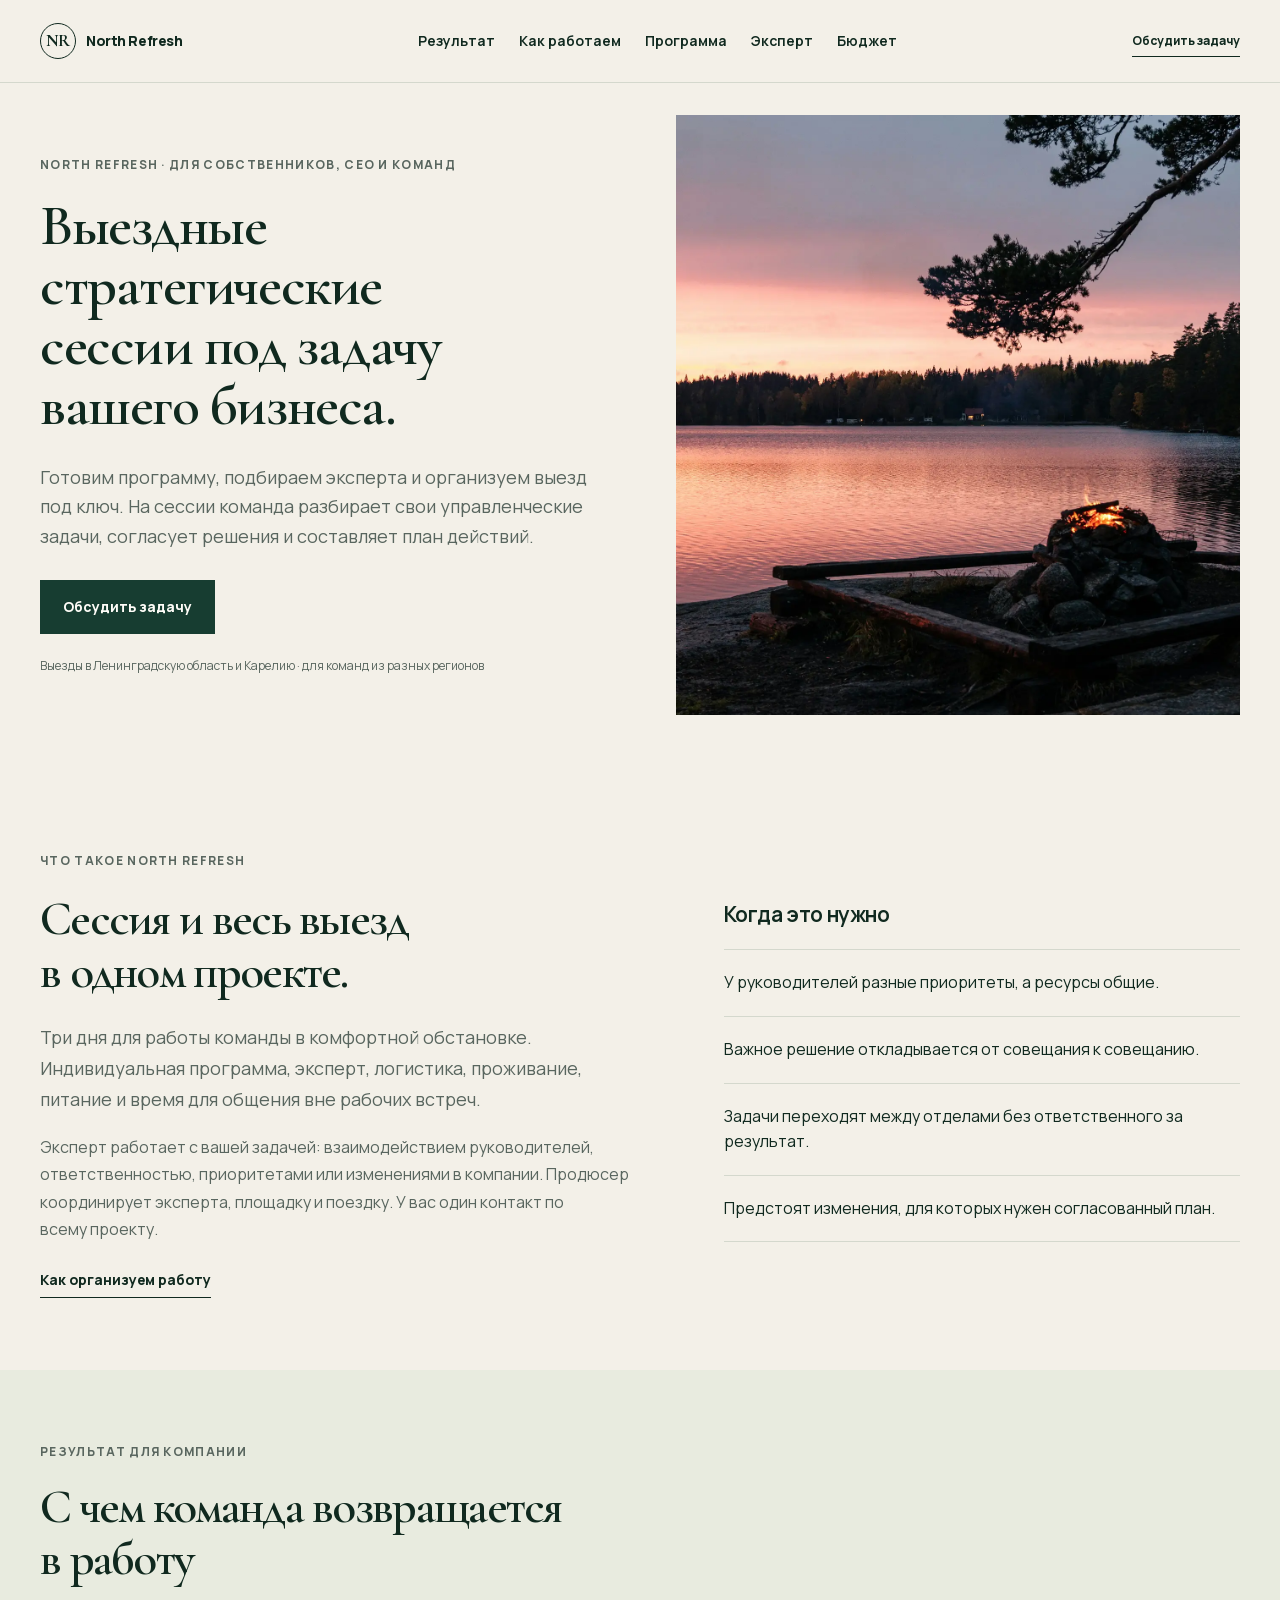
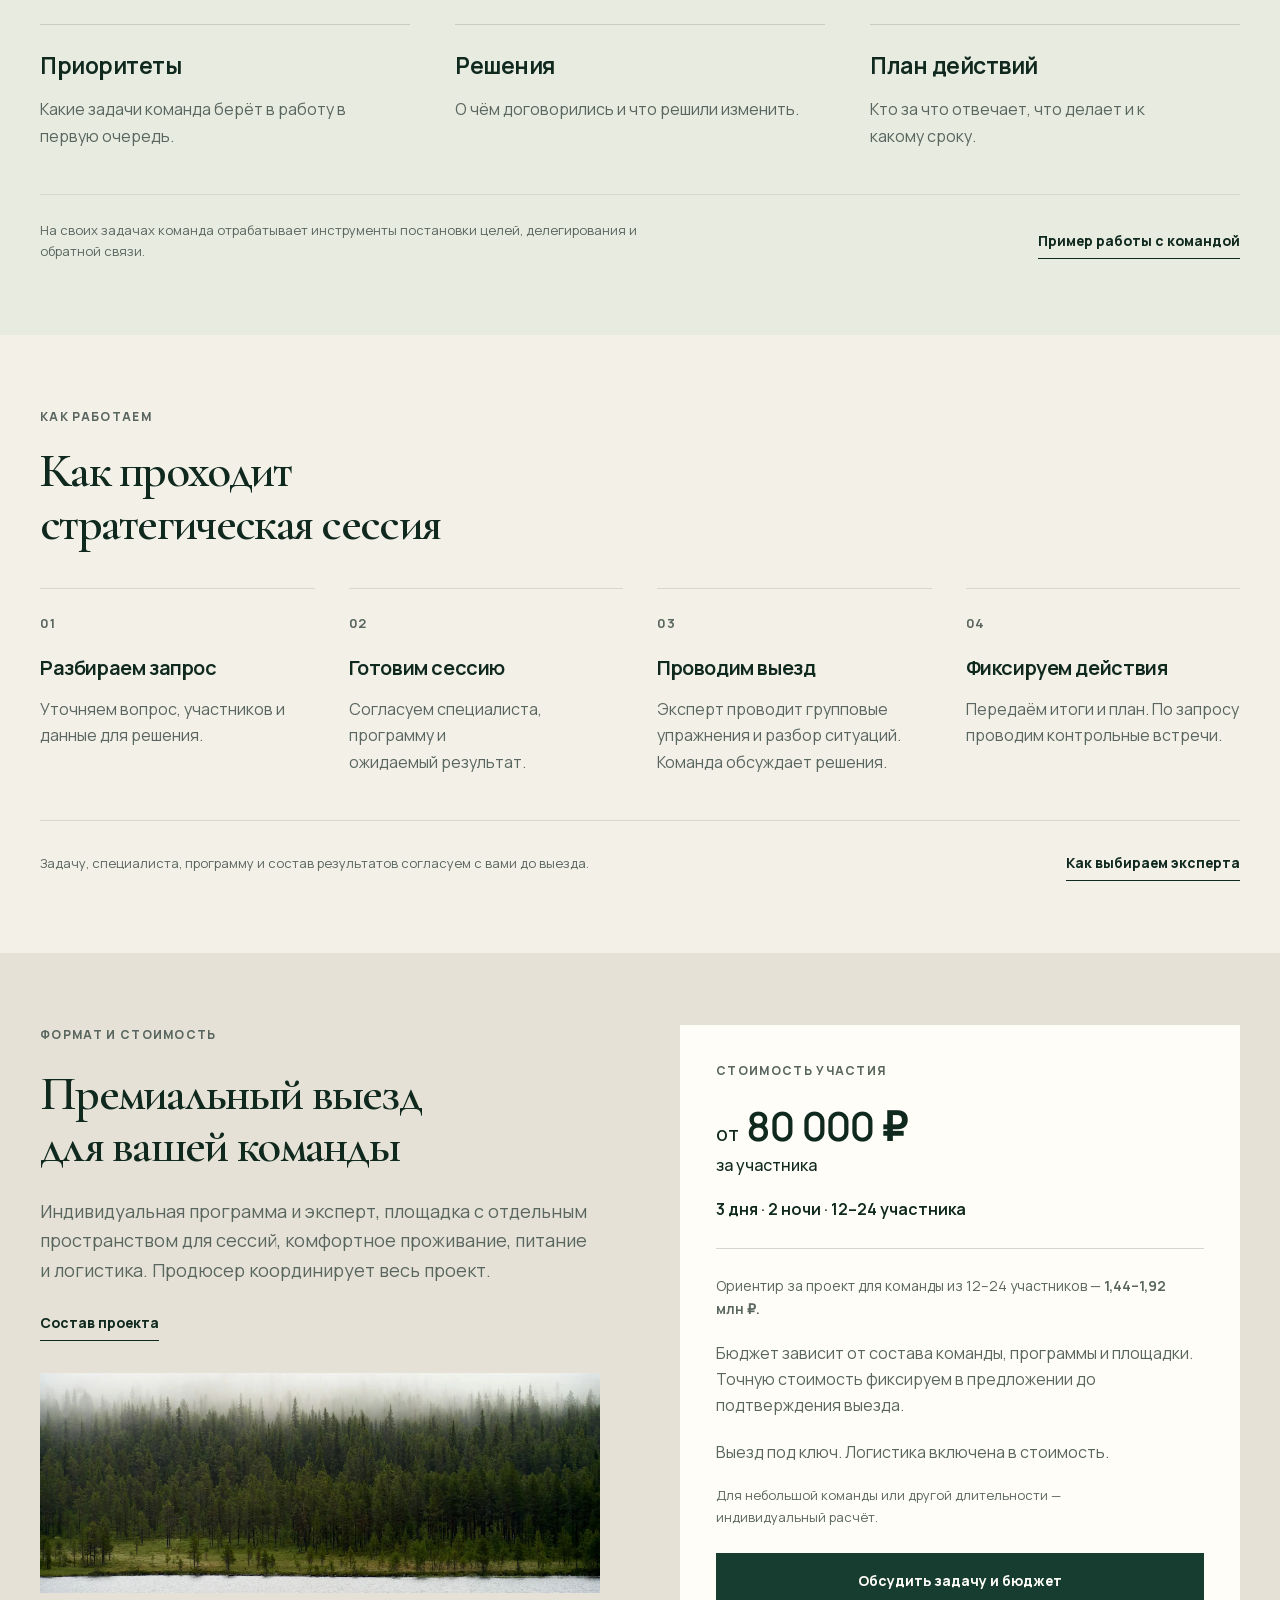
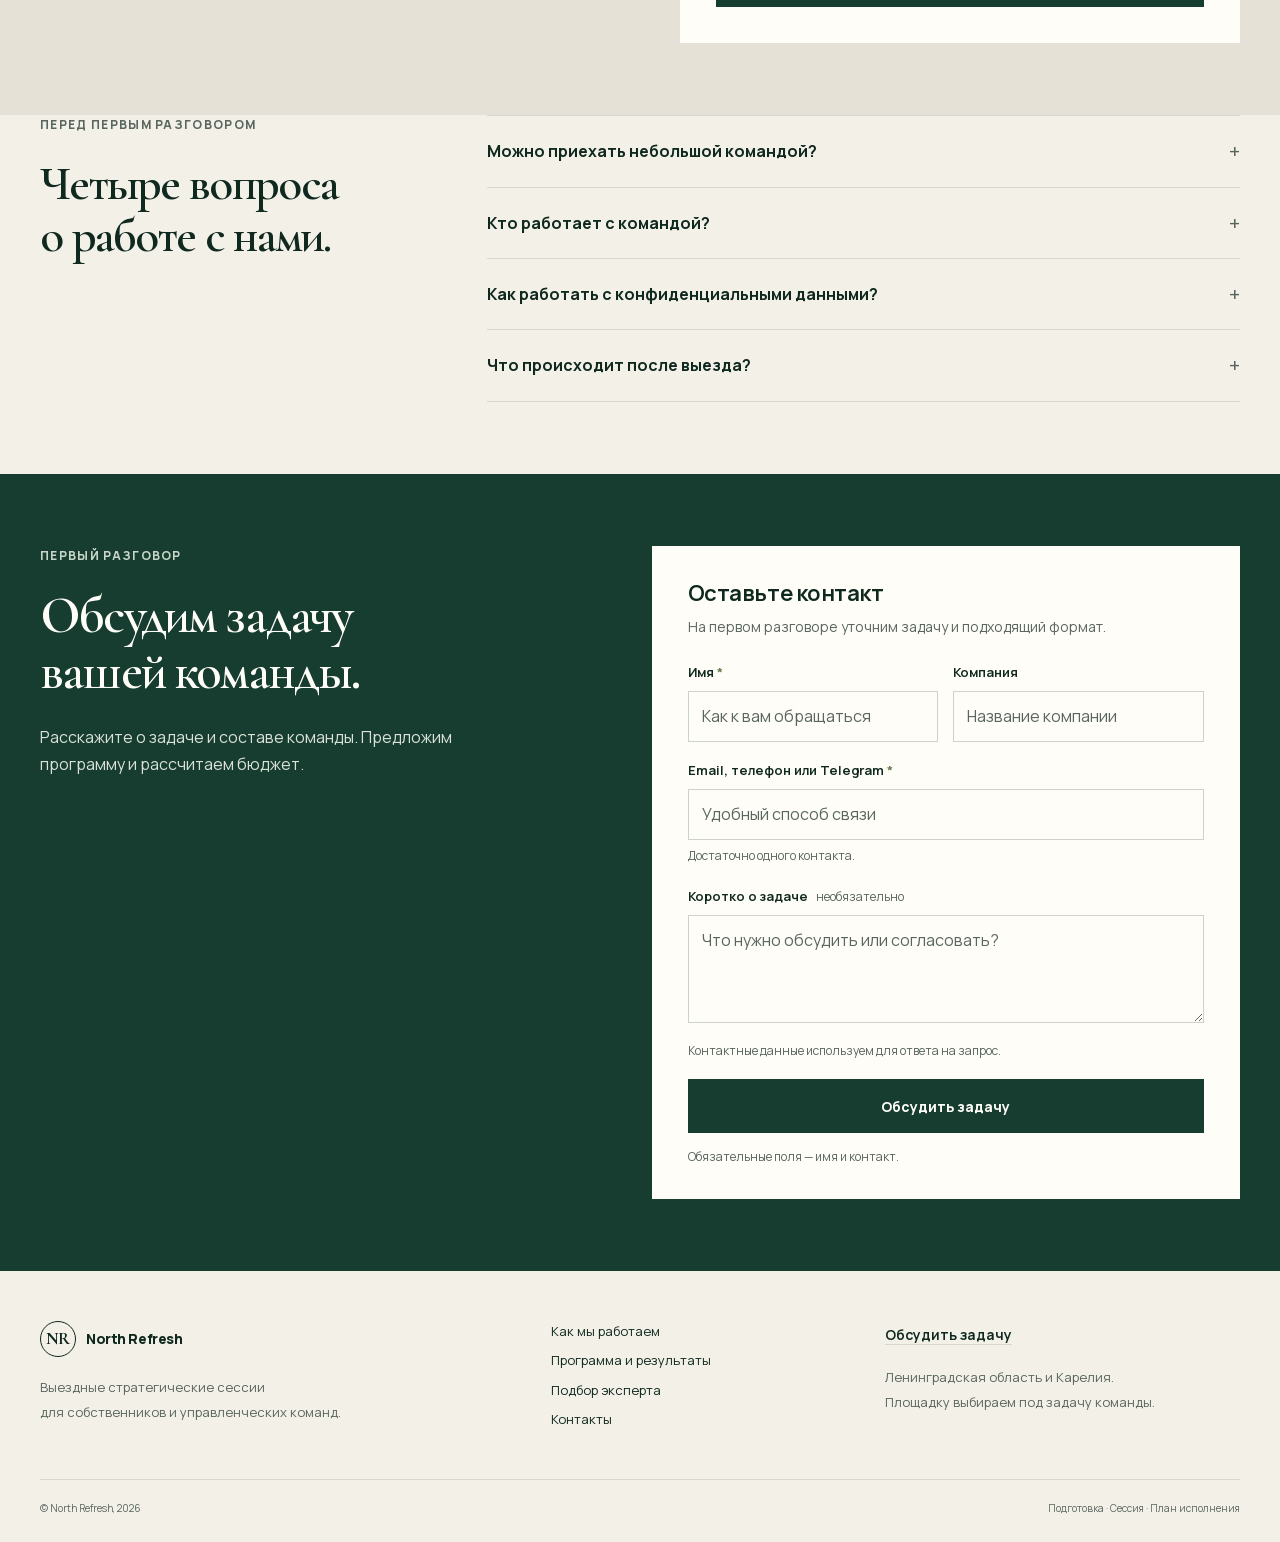
<file: index.html>
<!doctype html>
<html lang="ru"><head><meta charset="utf-8"><meta name="viewport" content="width=device-width, initial-scale=1">
<title>Выездные стратегические сессии для собственников и команд | North Refresh</title><meta name="description" content="Стратегические сессии для собственников, CEO и управленческих команд. Выезды в Ленинградскую область и Карелию: эксперт, программа и организация под ключ."><meta name="theme-color" content="#173d31">
<link rel="canonical" href="https://northrefresh.ru/"><link rel="icon" href="/favicon.svg?v=20261005-mobile-polish" type="image/svg+xml" sizes="any">
<meta property="og:type" content="website"><meta property="og:locale" content="ru_RU"><meta property="og:site_name" content="North Refresh"><meta property="og:title" content="Выездные стратегические сессии для собственников и команд"><meta property="og:description" content="Стратегические сессии для собственников, CEO и управленческих команд. Выезды в Ленинградскую область и Карелию: эксперт, программа и организация под ключ."><meta property="og:url" content="https://northrefresh.ru/"><meta property="og:image" content="https://northrefresh.ru/north-real-fog.webp">
<meta name="twitter:card" content="summary_large_image"><meta name="twitter:title" content="Выездные стратегические сессии для собственников и команд"><meta name="twitter:description" content="Стратегические сессии для собственников, CEO и управленческих команд. Выезды в Ленинградскую область и Карелию: эксперт, программа и организация под ключ."><meta name="twitter:image" content="https://northrefresh.ru/north-real-fog.webp">
<link rel="preload" href="/fonts/manrope-cyrillic.woff2" as="font" type="font/woff2" crossorigin><link rel="preload" href="/fonts/cormorant-cyrillic.woff2" as="font" type="font/woff2" crossorigin>
<link rel="stylesheet" href="/site.css?v=20261005-mobile-polish"><script defer src="/site.js?v=20261005-mobile-polish"></script><script type="application/ld+json">{"@context": "https://schema.org", "@graph": [{"@type": "Organization", "@id": "https://northrefresh.ru/#organization", "name": "North Refresh", "url": "https://northrefresh.ru/"}, {"@type": "WebPage", "name": "Выездные стратегические сессии для собственников и команд", "url": "https://northrefresh.ru/", "inLanguage": "ru-RU", "publisher": {"@id": "https://northrefresh.ru/#organization"}}, {"@type": "Service", "@id": "https://northrefresh.ru/#service", "name": "Выездные стратегические сессии для управленческих команд", "serviceType": "Организация и проведение выездных стратегических сессий", "description": "Стратегические сессии для собственников, CEO и управленческих команд. Выезды в Ленинградскую область и Карелию: эксперт, программа и организация под ключ.", "url": "https://northrefresh.ru/", "provider": {"@id": "https://northrefresh.ru/#organization"}, "areaServed": [{"@type": "AdministrativeArea", "name": "Ленинградская область"}, {"@type": "AdministrativeArea", "name": "Республика Карелия"}]}]}</script></head>
<body><a class="skip-link" href="#content">Перейти к содержанию</a>
<header class="site-header"><div class="container header-inner">
<a class="brand" href="/" aria-label="North Refresh — главная"><span class="brand-mark" aria-hidden="true">NR</span><span>North Refresh</span></a>
<nav id="site-nav" class="site-nav" aria-label="Основная навигация"><a href="/#result">Результат</a><a href="/kak-my-rabotaem/">Как работаем</a><a href="/programma/">Программа</a><a href="/podbor-eksperta/">Эксперт</a><a href="/#price">Бюджет</a><a class="nav-contact" href="/kontakty/">Контакты</a></nav>
<a class="header-action" href="#contact">Обсудить задачу</a>
<button class="menu-toggle" type="button" aria-controls="site-nav" aria-label="Открыть меню" aria-expanded="false"><span></span></button>
</div></header><main id="content">
<section class="container hero home-hero" id="top" aria-labelledby="hero-title">
<div class="hero-copy"><p class="eyebrow">North Refresh · для собственников, CEO и команд</p><h1 id="hero-title">Выездные стратегические сессии под задачу вашего бизнеса.</h1><p class="hero-lead">Готовим программу, подбираем эксперта и организуем выезд под ключ. На сессии команда разбирает свои управленческие задачи, согласует решения и составляет план действий.</p><div class="hero-actions"><a class="button button-primary" href="#contact">Обсудить задачу</a></div><p class="hero-note">Выезды в Ленинградскую область и Карелию · для команд из разных регионов</p></div>
<figure class="home-hero-image"><img src="/north-real-hero.webp" alt="Северное озеро и сосновый лес на закате" width="1200" height="1800" fetchpriority="high"></figure>
</section>
<section class="section home-about" id="about"><div class="container product-grid"><div><p class="eyebrow">Что такое North Refresh</p><h2>Сессия и весь выезд <br>в одном проекте.</h2><p class="section-lead">Три дня для работы команды в комфортной обстановке. Индивидуальная программа, эксперт, логистика, проживание, питание и время для общения вне рабочих встреч.</p><p>Эксперт работает с вашей задачей: взаимодействием руководителей, ответственностью, приоритетами или изменениями в компании. Продюсер координирует эксперта, площадку и поездку. У вас один контакт по всему проекту.</p><a class="text-link" href="/kak-my-rabotaem/">Как организуем работу</a></div><div class="home-situations"><h3>Когда это нужно</h3><ul><li>У руководителей разные приоритеты, а ресурсы общие.</li><li>Важное решение откладывается от совещания к совещанию.</li><li>Задачи переходят между отделами без ответственного за результат.</li><li>Предстоят изменения, для которых нужен согласованный план.</li></ul></div></div></section>
<section class="section result-section" id="result"><div class="container"><div class="section-heading"><p class="eyebrow">Результат для компании</p><div><h2>С чем команда возвращается <br>в работу</h2></div></div>
<div class="result-grid"><article><h3>Приоритеты</h3><p>Какие задачи команда берёт в работу в первую очередь.</p></article><article><h3>Решения</h3><p>О чём договорились и что решили изменить.</p></article><article><h3>План действий</h3><p>Кто за что отвечает, что делает и к какому сроку.</p></article></div><div class="section-tail"><p>На своих задачах команда отрабатывает инструменты постановки целей, делегирования и обратной связи.</p><a class="text-link" href="/programma/">Пример работы с командой</a></div></div></section>
<section class="section" id="process"><div class="container"><div class="section-heading"><p class="eyebrow">Как работаем</p><div><h2>Как проходит <br>стратегическая сессия</h2></div></div>
<ol class="process-list"><li><span class="number">01</span><h3>Разбираем запрос</h3><p>Уточняем вопрос, участников и данные для решения.</p></li><li><span class="number">02</span><h3>Готовим сессию</h3><p>Согласуем специалиста, программу и ожидаемый результат.</p></li><li><span class="number">03</span><h3>Проводим выезд</h3><p>Эксперт проводит групповые упражнения и разбор ситуаций. Команда обсуждает решения.</p></li><li><span class="number">04</span><h3>Фиксируем действия</h3><p>Передаём итоги и план. По запросу проводим контрольные встречи.</p></li></ol><div class="section-tail"><p>Задачу, специалиста, программу и состав результатов согласуем с вами до выезда.</p><a class="text-link" href="/podbor-eksperta/">Как выбираем эксперта</a></div></div></section>
<section class="section budget-section home-budget" id="price"><div class="container budget-grid"><div><p class="eyebrow">Формат и стоимость</p><h2>Премиальный выезд <br>для вашей команды</h2><p class="section-lead">Индивидуальная программа и эксперт, площадка с отдельным пространством для сессий, комфортное проживание, питание и логистика. Продюсер координирует весь проект.</p><a class="text-link" href="/kak-my-rabotaem/#scope">Состав проекта</a><img class="budget-landscape" src="/north-real-fog.webp" alt="Туман над лесом и озером на Севере" loading="lazy" width="1200" height="800"></div><div class="budget-card"><p class="eyebrow">Стоимость участия</p><strong class="budget-number participant-price"><span class="price-amount"><span class="price-from">от</span> 80 000 <span class="price-currency">₽</span></span><span class="price-unit">за участника</span></strong><p class="budget-base">3 дня · 2 ночи · 12–24 участника</p><div class="budget-divider"></div><p class="project-total">Ориентир за проект для команды из 12–24 участников — <strong>1,44–1,92 млн ₽.</strong></p><p>Бюджет зависит от состава команды, программы и площадки. Точную стоимость фиксируем в предложении до подтверждения выезда.</p><p>Выезд под ключ. Логистика включена в стоимость.</p><p class="small-note">Для небольшой команды или другой длительности — индивидуальный расчёт.</p><a class="button button-primary button-full" href="#contact">Обсудить задачу и бюджет</a></div></div></section>
<section class="section faq-section" id="faq"><div class="container faq-grid"><div><p class="eyebrow">Перед первым разговором</p><h2>Четыре вопроса <br>о работе с нами.</h2></div><div class="faq-list">
<details><summary>Можно приехать небольшой командой?</summary><p>Да. Состав зависит от того, кто принимает и исполняет решения. Для команды меньше 12 человек подготовим отдельную программу и смету.</p></details>
<details><summary>Кто работает с командой?</summary><p>После разбора задачи предложим эксперта. Его опыт, подход и роль согласуем с вами до подтверждения программы.</p></details>
<details><summary>Как работать с конфиденциальными данными?</summary><p>До передачи материалов согласуем условия конфиденциальности, доступ к данным и порядок фиксации и хранения результатов.</p></details>
<details><summary>Что происходит после выезда?</summary><p>Передаём итоговые материалы. При необходимости согласуем контрольные встречи, чтобы разобрать выполнение плана и препятствия. Объём и стоимость сопровождения указываем отдельно.</p></details>
</div></div></section><section class="section contact-section" id="contact" aria-labelledby="contact-title"><div class="container contact-grid">
<div><p class="eyebrow light">Первый разговор</p><h2 id="contact-title">Обсудим задачу <br>вашей команды.</h2><p class="contact-lead">Расскажите о задаче и составе команды. Предложим программу и рассчитаем бюджет.</p></div>
<form id="contact-form" class="contact-form" action="https://formspree.io/f/moeangbe" method="post">
<h3>Оставьте контакт</h3><p class="form-intro">На первом разговоре уточним задачу и подходящий формат.</p>
<div class="honeypot" aria-hidden="true"><label for="website">Оставьте это поле пустым</label><input id="website" name="_gotcha" type="text" tabindex="-1" autocomplete="off"></div>
<div class="form-row"><label for="name">Имя <span>*</span><input id="name" name="name" autocomplete="name" placeholder="Как к вам обращаться" required maxlength="120"></label><label for="company">Компания<input id="company" name="company" autocomplete="organization" placeholder="Название компании" maxlength="180"></label></div>
<label for="contact-detail">Email, телефон или Telegram <span>*</span><input id="contact-detail" name="contact" autocomplete="off" placeholder="Удобный способ связи" required minlength="5" maxlength="180" aria-describedby="contact-hint"></label><p class="field-hint" id="contact-hint">Достаточно одного контакта.</p>
<label for="task">Коротко о задаче <span class="optional">необязательно</span><textarea id="task" name="task" rows="3" placeholder="Что нужно обсудить или согласовать?" maxlength="4000"></textarea></label>
<p class="form-privacy">Контактные данные используем для ответа на запрос.</p>
<button class="button button-primary button-full" type="submit">Обсудить задачу</button>
<p class="form-note" id="form-note" role="status" aria-live="polite">Обязательные поля — имя и контакт.</p>
<noscript><p class="form-note">После отправки откроется страница подтверждения заявки.</p></noscript>
</form></div></section></main><footer class="site-footer"><div class="container footer-grid">
<div><a class="brand" href="/"><span class="brand-mark" aria-hidden="true">NR</span><span>North Refresh</span></a><p>Выездные стратегические сессии <br>для собственников и управленческих команд.</p></div>
<nav aria-label="Навигация в подвале"><a href="/kak-my-rabotaem/">Как мы работаем</a><a href="/programma/">Программа и результаты</a><a href="/podbor-eksperta/">Подбор эксперта</a><a href="/kontakty/">Контакты</a></nav>
<div class="footer-contact"><a href="#contact">Обсудить задачу</a><p>Ленинградская область и Карелия. <br>Площадку выбираем под задачу команды.</p></div>
</div><div class="container footer-bottom"><span>© North Refresh, 2026</span><span>Подготовка · Сессия · План исполнения</span></div></footer></body></html>
</file>
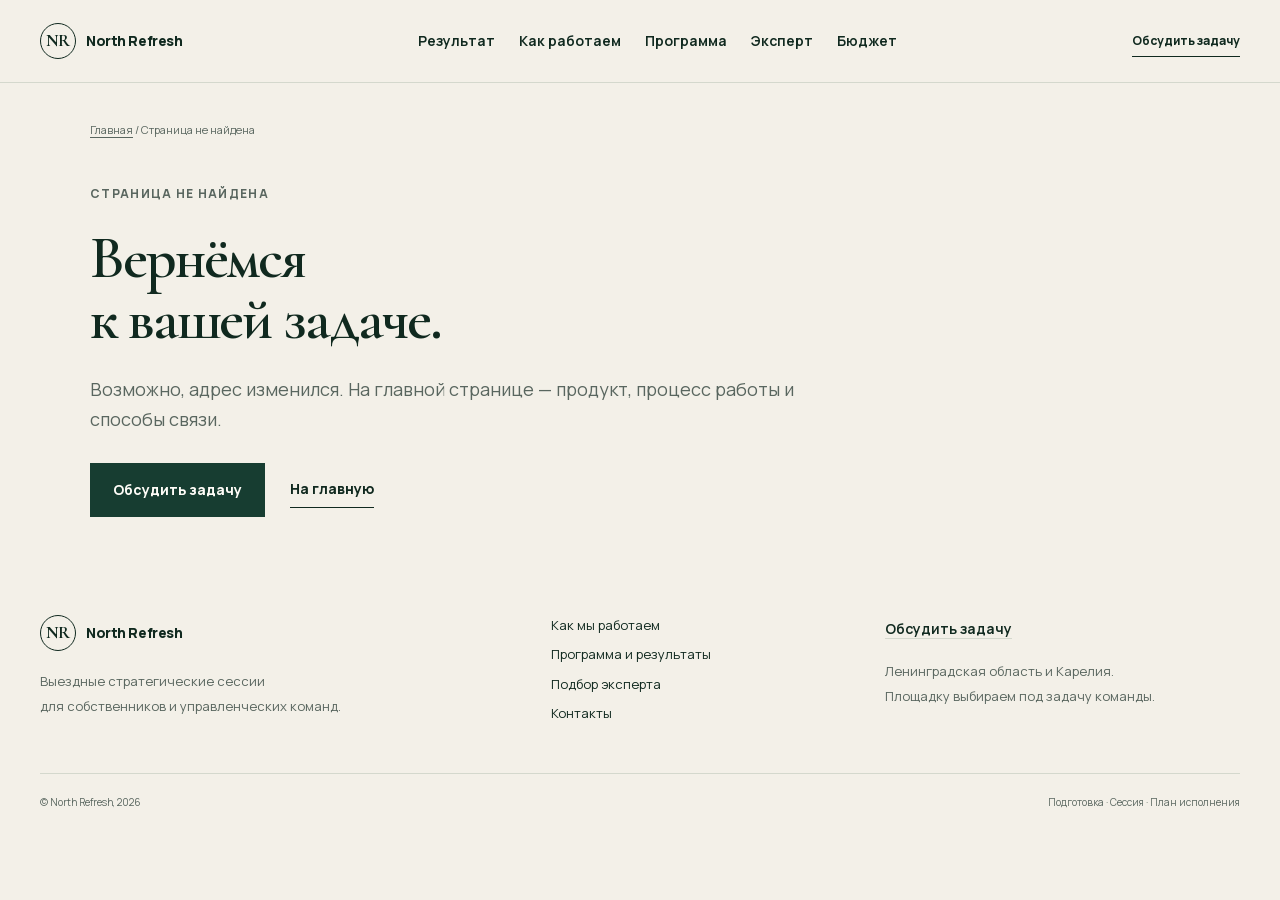
<file: 404/index.html>
<!doctype html>
<html lang="ru"><head><meta charset="utf-8"><meta name="viewport" content="width=device-width, initial-scale=1">
<title>Страница не найдена | North Refresh</title><meta name="description" content="Перейти на главную страницу North Refresh."><meta name="theme-color" content="#173d31">
<link rel="canonical" href="https://northrefresh.ru/404/"><link rel="icon" href="/favicon.svg?v=20261005-mobile-polish" type="image/svg+xml" sizes="any">
<meta property="og:type" content="website"><meta property="og:locale" content="ru_RU"><meta property="og:site_name" content="North Refresh"><meta property="og:title" content="Страница не найдена"><meta property="og:description" content="Перейти на главную страницу North Refresh."><meta property="og:url" content="https://northrefresh.ru/404/"><meta property="og:image" content="https://northrefresh.ru/north-real-fog.webp">
<meta name="twitter:card" content="summary_large_image"><meta name="twitter:title" content="Страница не найдена"><meta name="twitter:description" content="Перейти на главную страницу North Refresh."><meta name="twitter:image" content="https://northrefresh.ru/north-real-fog.webp">
<link rel="preload" href="/fonts/manrope-cyrillic.woff2" as="font" type="font/woff2" crossorigin><link rel="preload" href="/fonts/cormorant-cyrillic.woff2" as="font" type="font/woff2" crossorigin>
<link rel="stylesheet" href="/site.css?v=20261005-mobile-polish"><script defer src="/site.js?v=20261005-mobile-polish"></script><script type="application/ld+json">{"@context": "https://schema.org", "@graph": [{"@type": "Organization", "@id": "https://northrefresh.ru/#organization", "name": "North Refresh", "url": "https://northrefresh.ru/"}, {"@type": "WebPage", "name": "Страница не найдена", "url": "https://northrefresh.ru/404/", "inLanguage": "ru-RU", "publisher": {"@id": "https://northrefresh.ru/#organization"}}]}</script><meta name="robots" content="noindex,follow"></head>
<body><a class="skip-link" href="#content">Перейти к содержанию</a>
<header class="site-header"><div class="container header-inner">
<a class="brand" href="/" aria-label="North Refresh — главная"><span class="brand-mark" aria-hidden="true">NR</span><span>North Refresh</span></a>
<nav id="site-nav" class="site-nav" aria-label="Основная навигация"><a href="/#result">Результат</a><a href="/kak-my-rabotaem/">Как работаем</a><a href="/programma/">Программа</a><a href="/podbor-eksperta/">Эксперт</a><a href="/#price">Бюджет</a><a class="nav-contact" href="/kontakty/">Контакты</a></nav>
<a class="header-action" href="/#contact">Обсудить задачу</a>
<button class="menu-toggle" type="button" aria-controls="site-nav" aria-label="Открыть меню" aria-expanded="false"><span></span></button>
</div></header><main id="content"><section class="container page-hero"><p class="breadcrumb"><a href="/">Главная</a><span aria-hidden="true"> / </span>Страница не найдена</p><p class="eyebrow">Страница не найдена</p><h1>Вернёмся <br>к вашей задаче.</h1><p class="page-lead">Возможно, адрес изменился. На главной странице — продукт, процесс работы и способы связи.</p><div class="hero-actions"><a class="button button-primary" href="/#contact">Обсудить задачу</a><a class="text-link" href="/">На главную</a></div></section></main><footer class="site-footer"><div class="container footer-grid">
<div><a class="brand" href="/"><span class="brand-mark" aria-hidden="true">NR</span><span>North Refresh</span></a><p>Выездные стратегические сессии <br>для собственников и управленческих команд.</p></div>
<nav aria-label="Навигация в подвале"><a href="/kak-my-rabotaem/">Как мы работаем</a><a href="/programma/">Программа и результаты</a><a href="/podbor-eksperta/">Подбор эксперта</a><a href="/kontakty/">Контакты</a></nav>
<div class="footer-contact"><a href="/#contact">Обсудить задачу</a><p>Ленинградская область и Карелия. <br>Площадку выбираем под задачу команды.</p></div>
</div><div class="container footer-bottom"><span>© North Refresh, 2026</span><span>Подготовка · Сессия · План исполнения</span></div></footer></body></html>
</file>
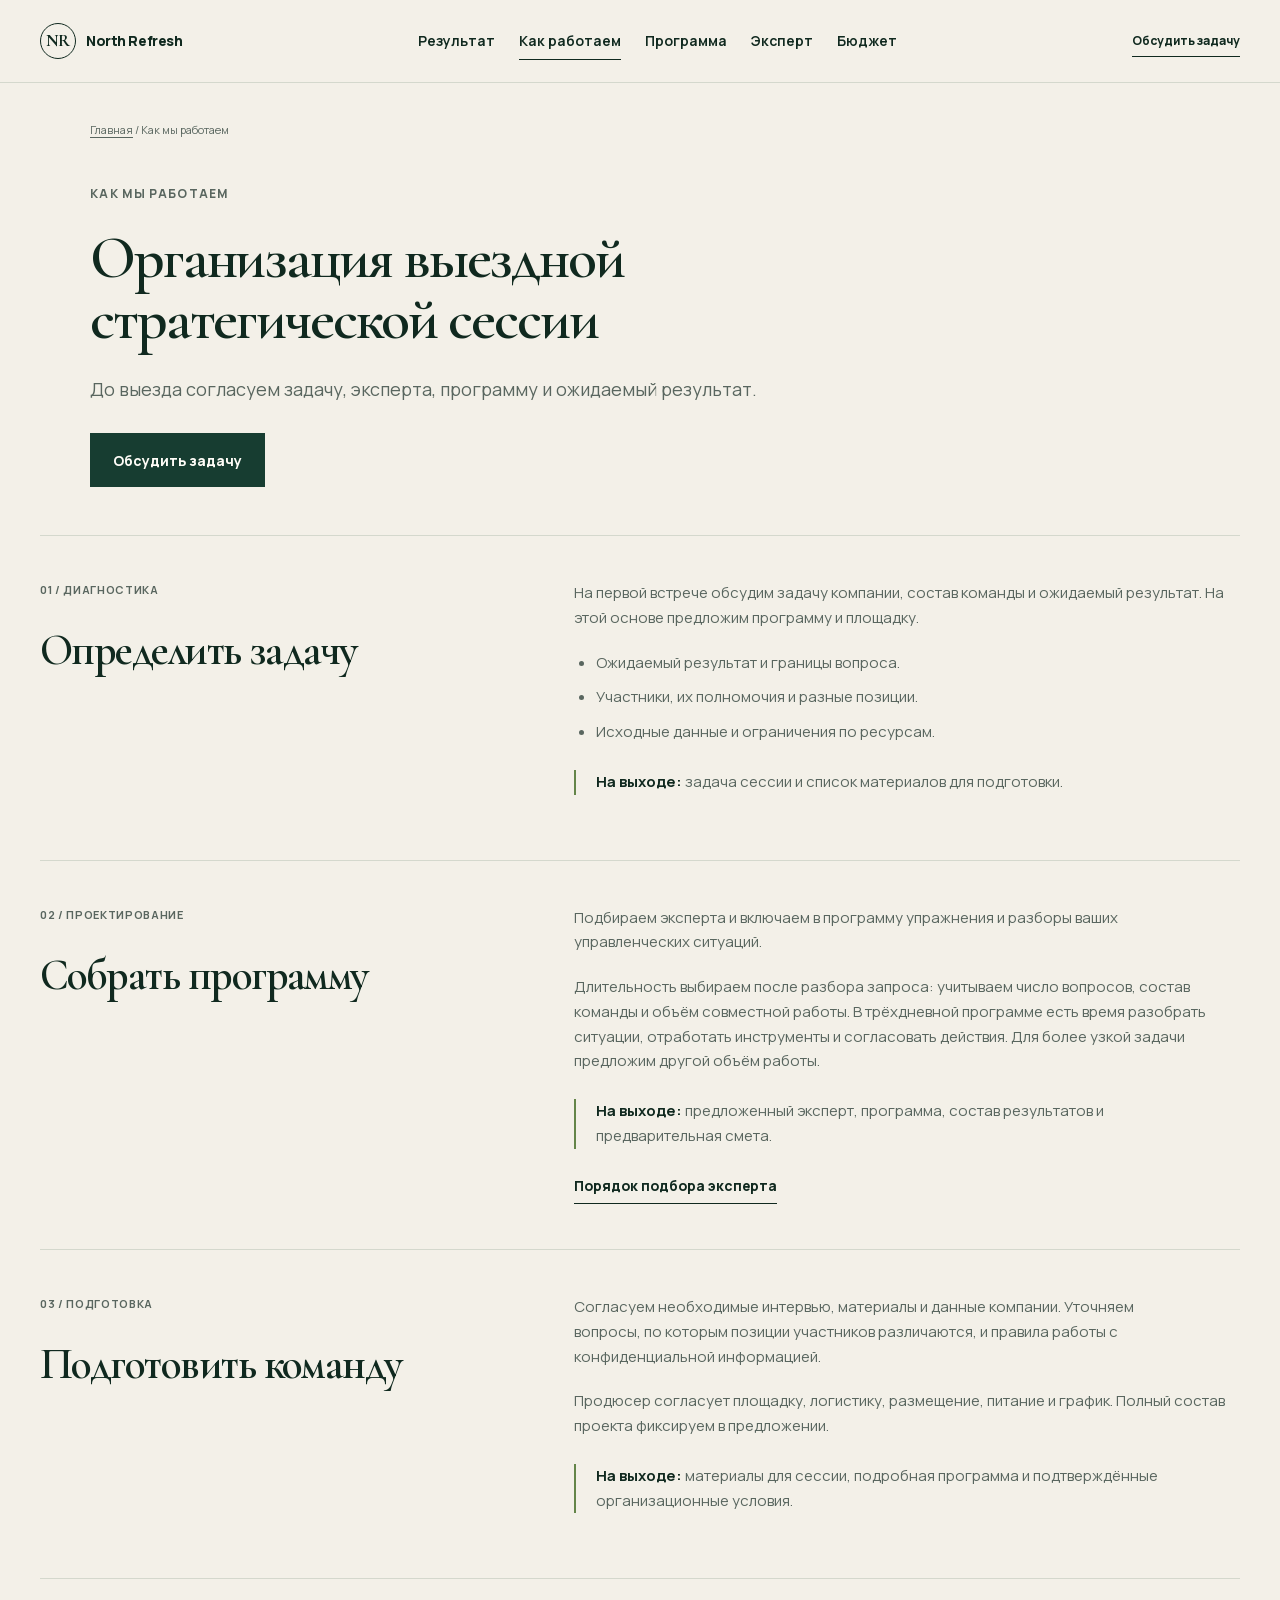
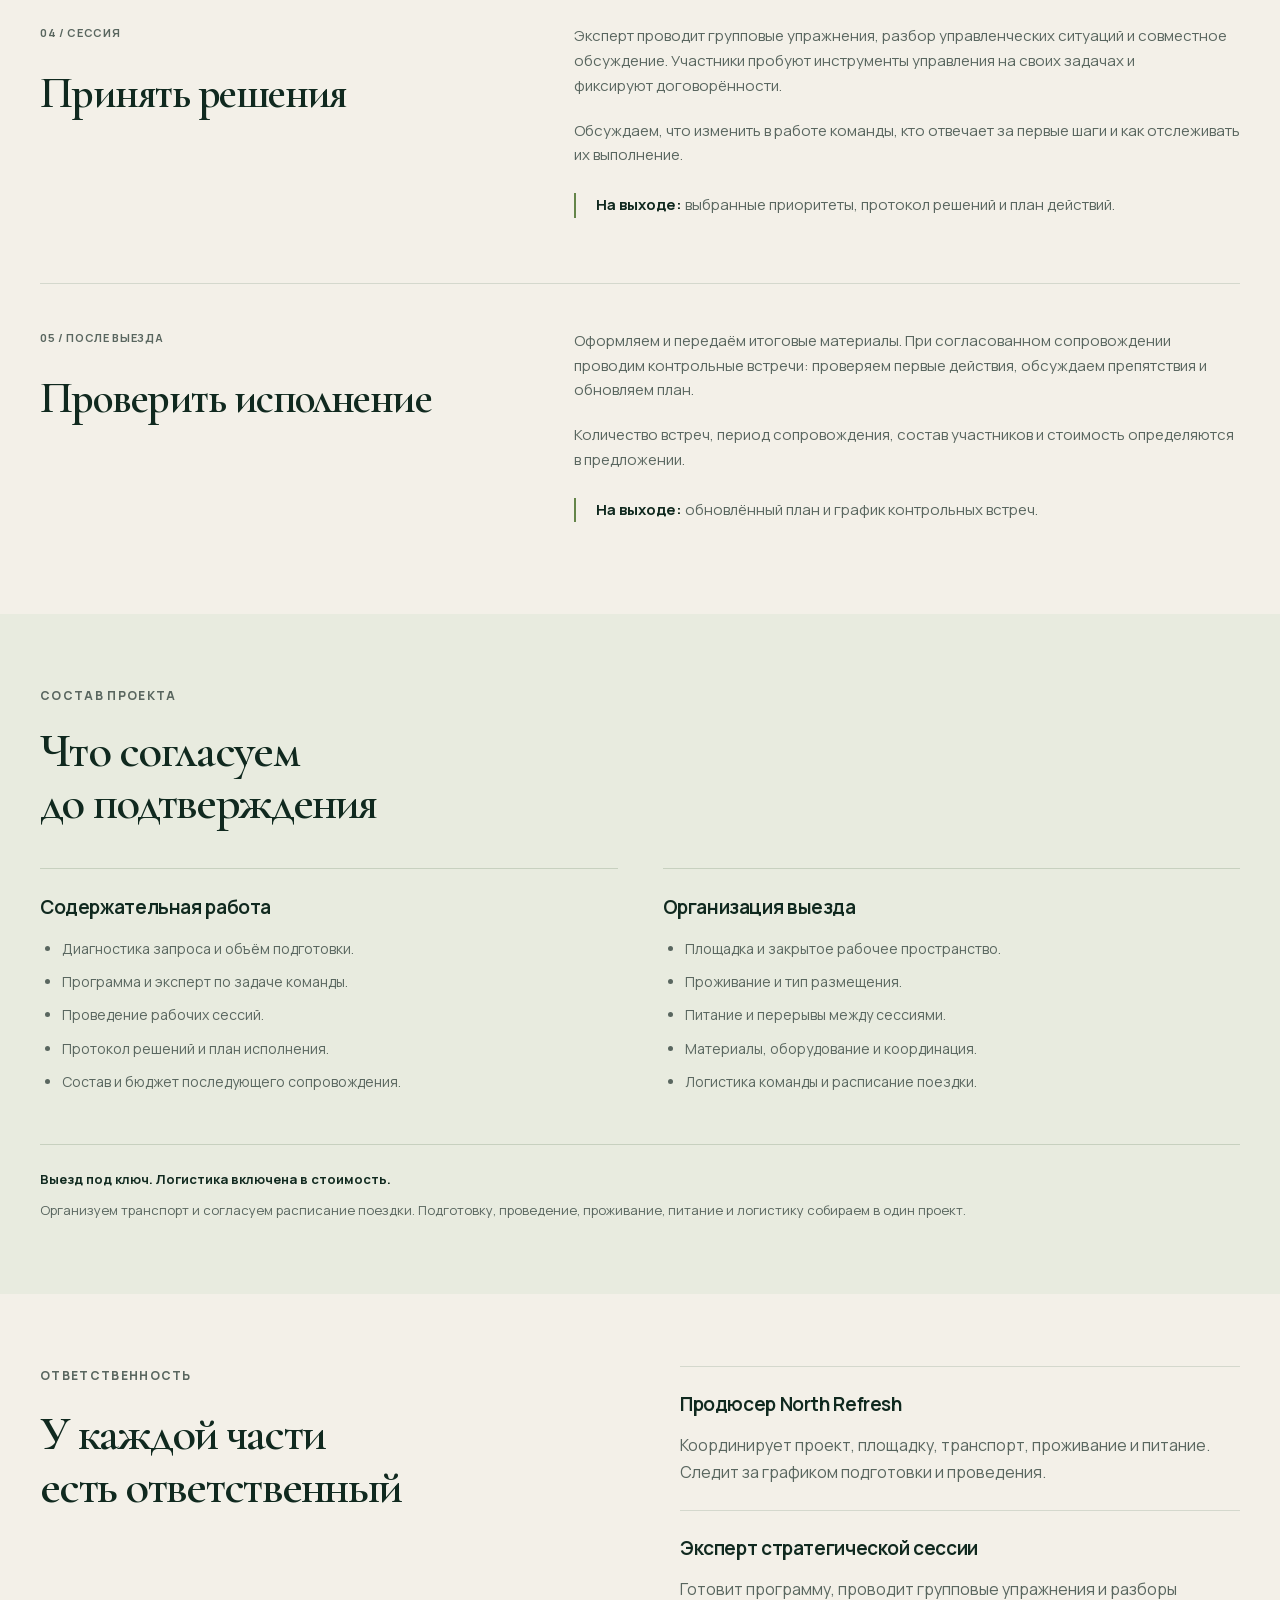
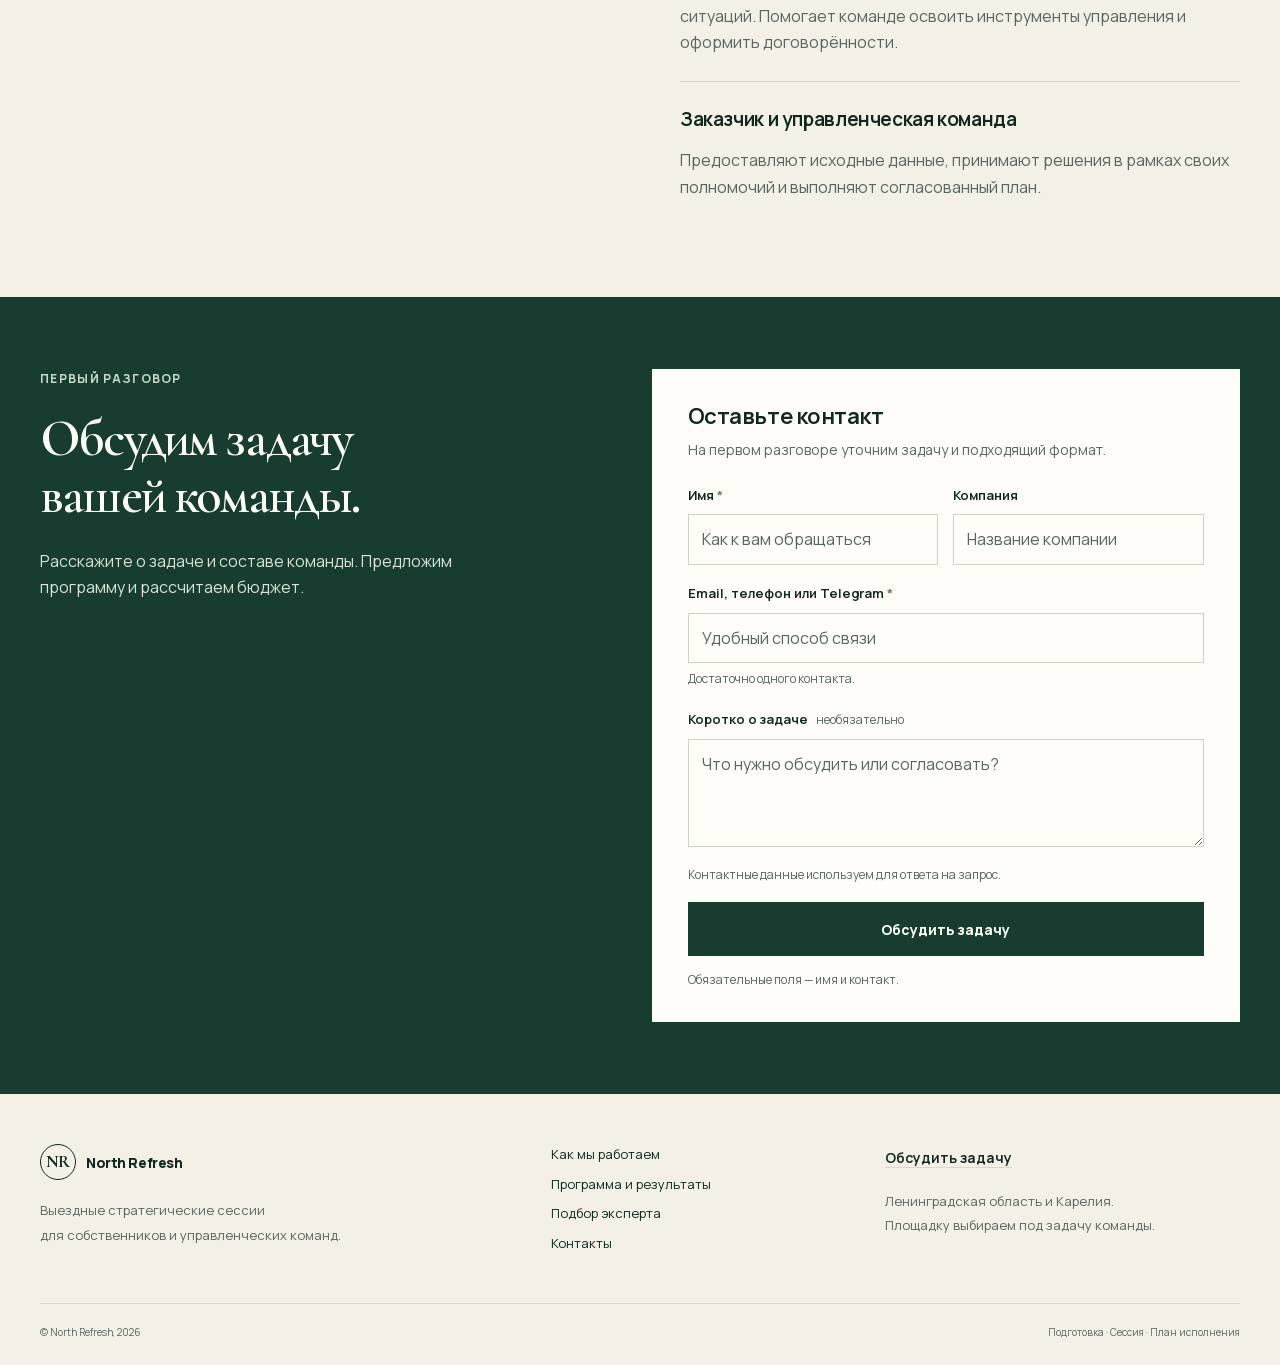
<file: kak-my-rabotaem/index.html>
<!doctype html>
<html lang="ru"><head><meta charset="utf-8"><meta name="viewport" content="width=device-width, initial-scale=1">
<title>Организация и проведение выездной стратегической сессии | North Refresh</title><meta name="description" content="Как North Refresh готовит стратегическую сессию: разбор задачи, подбор эксперта, программа, проведение и план действий. Выезд под ключ, логистика включена."><meta name="theme-color" content="#173d31">
<link rel="canonical" href="https://northrefresh.ru/kak-my-rabotaem/"><link rel="icon" href="/favicon.svg?v=20261005-mobile-polish" type="image/svg+xml" sizes="any">
<meta property="og:type" content="website"><meta property="og:locale" content="ru_RU"><meta property="og:site_name" content="North Refresh"><meta property="og:title" content="Организация и проведение выездной стратегической сессии"><meta property="og:description" content="Как North Refresh готовит стратегическую сессию: разбор задачи, подбор эксперта, программа, проведение и план действий. Выезд под ключ, логистика включена."><meta property="og:url" content="https://northrefresh.ru/kak-my-rabotaem/"><meta property="og:image" content="https://northrefresh.ru/north-real-fog.webp">
<meta name="twitter:card" content="summary_large_image"><meta name="twitter:title" content="Организация и проведение выездной стратегической сессии"><meta name="twitter:description" content="Как North Refresh готовит стратегическую сессию: разбор задачи, подбор эксперта, программа, проведение и план действий. Выезд под ключ, логистика включена."><meta name="twitter:image" content="https://northrefresh.ru/north-real-fog.webp">
<link rel="preload" href="/fonts/manrope-cyrillic.woff2" as="font" type="font/woff2" crossorigin><link rel="preload" href="/fonts/cormorant-cyrillic.woff2" as="font" type="font/woff2" crossorigin>
<link rel="stylesheet" href="/site.css?v=20261005-mobile-polish"><script defer src="/site.js?v=20261005-mobile-polish"></script><script type="application/ld+json">{"@context": "https://schema.org", "@graph": [{"@type": "Organization", "@id": "https://northrefresh.ru/#organization", "name": "North Refresh", "url": "https://northrefresh.ru/"}, {"@type": "WebPage", "name": "Организация и проведение выездной стратегической сессии", "url": "https://northrefresh.ru/kak-my-rabotaem/", "inLanguage": "ru-RU", "publisher": {"@id": "https://northrefresh.ru/#organization"}}, {"@type": "BreadcrumbList", "itemListElement": [{"@type": "ListItem", "position": 1, "name": "Главная", "item": "https://northrefresh.ru/"}, {"@type": "ListItem", "position": 2, "name": "Организация и проведение выездной стратегической сессии", "item": "https://northrefresh.ru/kak-my-rabotaem/"}]}]}</script></head>
<body><a class="skip-link" href="#content">Перейти к содержанию</a>
<header class="site-header"><div class="container header-inner">
<a class="brand" href="/" aria-label="North Refresh — главная"><span class="brand-mark" aria-hidden="true">NR</span><span>North Refresh</span></a>
<nav id="site-nav" class="site-nav" aria-label="Основная навигация"><a href="/#result">Результат</a><a href="/kak-my-rabotaem/" aria-current="page">Как работаем</a><a href="/programma/">Программа</a><a href="/podbor-eksperta/">Эксперт</a><a href="/#price">Бюджет</a><a class="nav-contact" href="/kontakty/">Контакты</a></nav>
<a class="header-action" href="#contact">Обсудить задачу</a>
<button class="menu-toggle" type="button" aria-controls="site-nav" aria-label="Открыть меню" aria-expanded="false"><span></span></button>
</div></header><main id="content"><section class="container page-hero"><p class="breadcrumb"><a href="/">Главная</a><span aria-hidden="true"> / </span>Как мы работаем</p><p class="eyebrow">Как мы работаем</p><h1>Организация выездной <br>стратегической сессии</h1><p class="page-lead">До выезда согласуем задачу, эксперта, программу и ожидаемый результат.</p><div class="hero-actions"><a class="button button-primary" href="#contact">Обсудить задачу</a></div></section>
<section class="section section-topless"><div class="container steps-detail">
<article><div><span class="number">01 / ДИАГНОСТИКА</span><h2>Определить задачу</h2></div><div><p>На первой встрече обсудим задачу компании, состав команды и ожидаемый результат. На этой основе предложим программу и площадку.</p><ul><li>Ожидаемый результат и границы вопроса.</li><li>Участники, их полномочия и разные позиции.</li><li>Исходные данные и ограничения по ресурсам.</li></ul><p class="step-output"><strong>На выходе:</strong> задача сессии и список материалов для подготовки.</p></div></article>
<article><div><span class="number">02 / ПРОЕКТИРОВАНИЕ</span><h2>Собрать программу</h2></div><div><p>Подбираем эксперта и включаем в программу упражнения и разборы ваших управленческих ситуаций.</p><p>Длительность выбираем после разбора запроса: учитываем число вопросов, состав команды и объём совместной работы. В трёхдневной программе есть время разобрать ситуации, отработать инструменты и согласовать действия. Для более узкой задачи предложим другой объём работы.</p><p class="step-output"><strong>На выходе:</strong> предложенный эксперт, программа, состав результатов и предварительная смета.</p><a class="text-link" href="/podbor-eksperta/">Порядок подбора эксперта</a></div></article>
<article><div><span class="number">03 / ПОДГОТОВКА</span><h2>Подготовить команду</h2></div><div><p>Согласуем необходимые интервью, материалы и данные компании. Уточняем вопросы, по которым позиции участников различаются, и правила работы с конфиденциальной информацией.</p><p>Продюсер согласует площадку, логистику, размещение, питание и график. Полный состав проекта фиксируем в предложении.</p><p class="step-output"><strong>На выходе:</strong> материалы для сессии, подробная программа и подтверждённые организационные условия.</p></div></article>
<article><div><span class="number">04 / СЕССИЯ</span><h2>Принять решения</h2></div><div><p>Эксперт проводит групповые упражнения, разбор управленческих ситуаций и совместное обсуждение. Участники пробуют инструменты управления на своих задачах и фиксируют договорённости.</p><p>Обсуждаем, что изменить в работе команды, кто отвечает за первые шаги и как отслеживать их выполнение.</p><p class="step-output"><strong>На выходе:</strong> выбранные приоритеты, протокол решений и план действий.</p></div></article>
<article><div><span class="number">05 / ПОСЛЕ ВЫЕЗДА</span><h2>Проверить исполнение</h2></div><div><p>Оформляем и передаём итоговые материалы. При согласованном сопровождении проводим контрольные встречи: проверяем первые действия, обсуждаем препятствия и обновляем план.</p><p>Количество встреч, период сопровождения, состав участников и стоимость определяются в предложении. </p><p class="step-output"><strong>На выходе:</strong> обновлённый план и график контрольных встреч.</p></div></article>
</div></section>
<section class="section result-section" id="scope"><div class="container"><div class="section-heading"><p class="eyebrow">Состав проекта</p><div><h2>Что согласуем <br>до подтверждения</h2></div></div>
<div class="scope-grid"><article><h3>Содержательная работа</h3><ul><li>Диагностика запроса и объём подготовки.</li><li>Программа и эксперт по задаче команды.</li><li>Проведение рабочих сессий.</li><li>Протокол решений и план исполнения.</li><li>Состав и бюджет последующего сопровождения.</li></ul></article><article><h3>Организация выезда</h3><ul><li>Площадка и закрытое рабочее пространство.</li><li>Проживание и тип размещения.</li><li>Питание и перерывы между сессиями.</li><li>Материалы, оборудование и координация.</li><li>Логистика команды и расписание поездки.</li></ul></article></div><div class="scope-note"><strong>Выезд под ключ. Логистика включена в стоимость.</strong><p>Организуем транспорт и согласуем расписание поездки. Подготовку, проведение, проживание, питание и логистику собираем в один проект.</p></div></div></section>
<section class="section"><div class="container responsibility-grid"><div><p class="eyebrow">Ответственность</p><h2>У каждой части <br>есть ответственный</h2></div><div><article><h3>Продюсер North Refresh</h3><p>Координирует проект, площадку, транспорт, проживание и питание. Следит за графиком подготовки и проведения.</p></article><article><h3>Эксперт стратегической сессии</h3><p>Готовит программу, проводит групповые упражнения и разборы ситуаций. Помогает команде освоить инструменты управления и оформить договорённости.</p></article><article><h3>Заказчик и управленческая команда</h3><p>Предоставляют исходные данные, принимают решения в рамках своих полномочий и выполняют согласованный план.</p></article></div></div></section><section class="section contact-section" id="contact" aria-labelledby="contact-title"><div class="container contact-grid">
<div><p class="eyebrow light">Первый разговор</p><h2 id="contact-title">Обсудим задачу <br>вашей команды.</h2><p class="contact-lead">Расскажите о задаче и составе команды. Предложим программу и рассчитаем бюджет.</p></div>
<form id="contact-form" class="contact-form" action="https://formspree.io/f/moeangbe" method="post">
<h3>Оставьте контакт</h3><p class="form-intro">На первом разговоре уточним задачу и подходящий формат.</p>
<div class="honeypot" aria-hidden="true"><label for="website">Оставьте это поле пустым</label><input id="website" name="_gotcha" type="text" tabindex="-1" autocomplete="off"></div>
<div class="form-row"><label for="name">Имя <span>*</span><input id="name" name="name" autocomplete="name" placeholder="Как к вам обращаться" required maxlength="120"></label><label for="company">Компания<input id="company" name="company" autocomplete="organization" placeholder="Название компании" maxlength="180"></label></div>
<label for="contact-detail">Email, телефон или Telegram <span>*</span><input id="contact-detail" name="contact" autocomplete="off" placeholder="Удобный способ связи" required minlength="5" maxlength="180" aria-describedby="contact-hint"></label><p class="field-hint" id="contact-hint">Достаточно одного контакта.</p>
<label for="task">Коротко о задаче <span class="optional">необязательно</span><textarea id="task" name="task" rows="3" placeholder="Что нужно обсудить или согласовать?" maxlength="4000"></textarea></label>
<p class="form-privacy">Контактные данные используем для ответа на запрос.</p>
<button class="button button-primary button-full" type="submit">Обсудить задачу</button>
<p class="form-note" id="form-note" role="status" aria-live="polite">Обязательные поля — имя и контакт.</p>
<noscript><p class="form-note">После отправки откроется страница подтверждения заявки.</p></noscript>
</form></div></section></main><footer class="site-footer"><div class="container footer-grid">
<div><a class="brand" href="/"><span class="brand-mark" aria-hidden="true">NR</span><span>North Refresh</span></a><p>Выездные стратегические сессии <br>для собственников и управленческих команд.</p></div>
<nav aria-label="Навигация в подвале"><a href="/kak-my-rabotaem/">Как мы работаем</a><a href="/programma/">Программа и результаты</a><a href="/podbor-eksperta/">Подбор эксперта</a><a href="/kontakty/">Контакты</a></nav>
<div class="footer-contact"><a href="#contact">Обсудить задачу</a><p>Ленинградская область и Карелия. <br>Площадку выбираем под задачу команды.</p></div>
</div><div class="container footer-bottom"><span>© North Refresh, 2026</span><span>Подготовка · Сессия · План исполнения</span></div></footer></body></html>
</file>
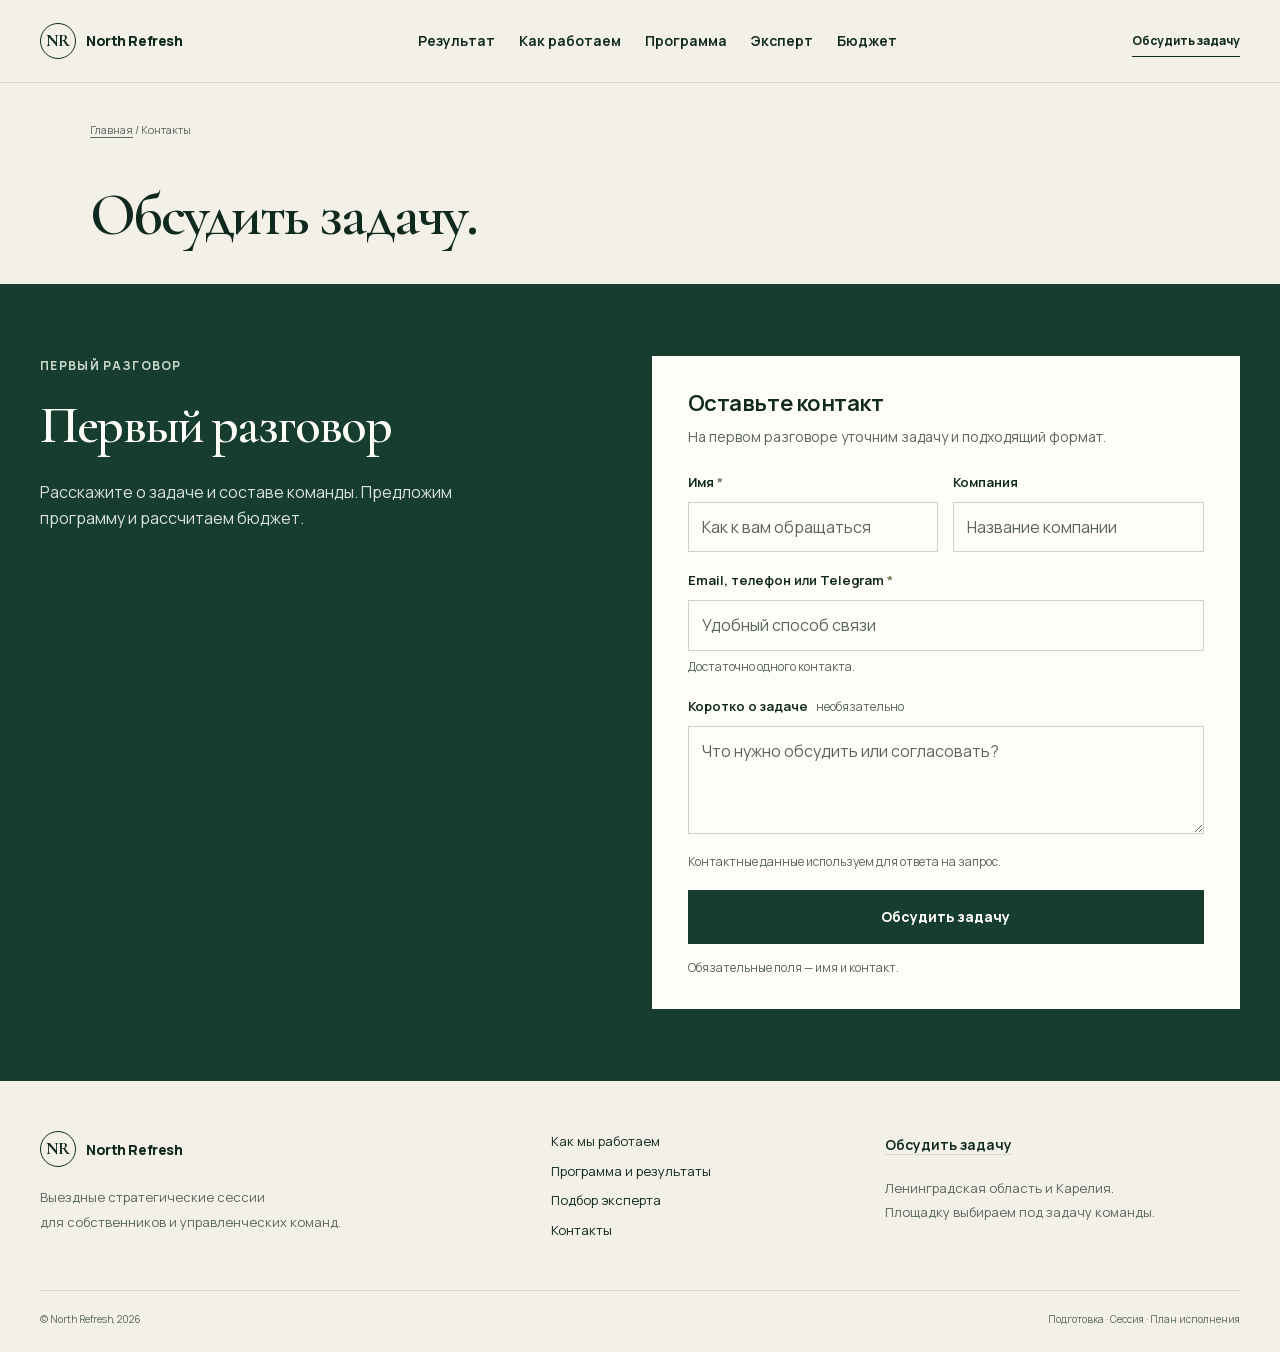
<file: kontakty/index.html>
<!doctype html>
<html lang="ru"><head><meta charset="utf-8"><meta name="viewport" content="width=device-width, initial-scale=1">
<title>Обсудить задачу управленческой команды | North Refresh</title><meta name="description" content="Свяжитесь с North Refresh для обсуждения выездной стратегической сессии. Задача, ожидаемые результаты, состав команды и бюджет."><meta name="theme-color" content="#173d31">
<link rel="canonical" href="https://northrefresh.ru/kontakty/"><link rel="icon" href="/favicon.svg?v=20261005-mobile-polish" type="image/svg+xml" sizes="any">
<meta property="og:type" content="website"><meta property="og:locale" content="ru_RU"><meta property="og:site_name" content="North Refresh"><meta property="og:title" content="Обсудить задачу управленческой команды"><meta property="og:description" content="Свяжитесь с North Refresh для обсуждения выездной стратегической сессии. Задача, ожидаемые результаты, состав команды и бюджет."><meta property="og:url" content="https://northrefresh.ru/kontakty/"><meta property="og:image" content="https://northrefresh.ru/north-real-fog.webp">
<meta name="twitter:card" content="summary_large_image"><meta name="twitter:title" content="Обсудить задачу управленческой команды"><meta name="twitter:description" content="Свяжитесь с North Refresh для обсуждения выездной стратегической сессии. Задача, ожидаемые результаты, состав команды и бюджет."><meta name="twitter:image" content="https://northrefresh.ru/north-real-fog.webp">
<link rel="preload" href="/fonts/manrope-cyrillic.woff2" as="font" type="font/woff2" crossorigin><link rel="preload" href="/fonts/cormorant-cyrillic.woff2" as="font" type="font/woff2" crossorigin>
<link rel="stylesheet" href="/site.css?v=20261005-mobile-polish"><script defer src="/site.js?v=20261005-mobile-polish"></script><script type="application/ld+json">{"@context": "https://schema.org", "@graph": [{"@type": "Organization", "@id": "https://northrefresh.ru/#organization", "name": "North Refresh", "url": "https://northrefresh.ru/"}, {"@type": "WebPage", "name": "Обсудить задачу управленческой команды", "url": "https://northrefresh.ru/kontakty/", "inLanguage": "ru-RU", "publisher": {"@id": "https://northrefresh.ru/#organization"}}, {"@type": "BreadcrumbList", "itemListElement": [{"@type": "ListItem", "position": 1, "name": "Главная", "item": "https://northrefresh.ru/"}, {"@type": "ListItem", "position": 2, "name": "Обсудить задачу управленческой команды", "item": "https://northrefresh.ru/kontakty/"}]}]}</script></head>
<body><a class="skip-link" href="#content">Перейти к содержанию</a>
<header class="site-header"><div class="container header-inner">
<a class="brand" href="/" aria-label="North Refresh — главная"><span class="brand-mark" aria-hidden="true">NR</span><span>North Refresh</span></a>
<nav id="site-nav" class="site-nav" aria-label="Основная навигация"><a href="/#result">Результат</a><a href="/kak-my-rabotaem/">Как работаем</a><a href="/programma/">Программа</a><a href="/podbor-eksperta/">Эксперт</a><a href="/#price">Бюджет</a><a class="nav-contact" href="/kontakty/">Контакты</a></nav>
<a class="header-action" href="#contact">Обсудить задачу</a>
<button class="menu-toggle" type="button" aria-controls="site-nav" aria-label="Открыть меню" aria-expanded="false"><span></span></button>
</div></header><main id="content"><section class="container page-hero contact-page-hero"><p class="breadcrumb"><a href="/">Главная</a> / Контакты</p><h1>Обсудить задачу.</h1></section><section class="section contact-section" id="contact" aria-labelledby="contact-title"><div class="container contact-grid">
<div><p class="eyebrow light">Первый разговор</p><h2 id="contact-title">Первый разговор</h2><p class="contact-lead">Расскажите о задаче и составе команды. Предложим программу и рассчитаем бюджет.</p></div>
<form id="contact-form" class="contact-form" action="https://formspree.io/f/moeangbe" method="post">
<h3>Оставьте контакт</h3><p class="form-intro">На первом разговоре уточним задачу и подходящий формат.</p>
<div class="honeypot" aria-hidden="true"><label for="website">Оставьте это поле пустым</label><input id="website" name="_gotcha" type="text" tabindex="-1" autocomplete="off"></div>
<div class="form-row"><label for="name">Имя <span>*</span><input id="name" name="name" autocomplete="name" placeholder="Как к вам обращаться" required maxlength="120"></label><label for="company">Компания<input id="company" name="company" autocomplete="organization" placeholder="Название компании" maxlength="180"></label></div>
<label for="contact-detail">Email, телефон или Telegram <span>*</span><input id="contact-detail" name="contact" autocomplete="off" placeholder="Удобный способ связи" required minlength="5" maxlength="180" aria-describedby="contact-hint"></label><p class="field-hint" id="contact-hint">Достаточно одного контакта.</p>
<label for="task">Коротко о задаче <span class="optional">необязательно</span><textarea id="task" name="task" rows="3" placeholder="Что нужно обсудить или согласовать?" maxlength="4000"></textarea></label>
<p class="form-privacy">Контактные данные используем для ответа на запрос.</p>
<button class="button button-primary button-full" type="submit">Обсудить задачу</button>
<p class="form-note" id="form-note" role="status" aria-live="polite">Обязательные поля — имя и контакт.</p>
<noscript><p class="form-note">После отправки откроется страница подтверждения заявки.</p></noscript>
</form></div></section></main><footer class="site-footer"><div class="container footer-grid">
<div><a class="brand" href="/"><span class="brand-mark" aria-hidden="true">NR</span><span>North Refresh</span></a><p>Выездные стратегические сессии <br>для собственников и управленческих команд.</p></div>
<nav aria-label="Навигация в подвале"><a href="/kak-my-rabotaem/">Как мы работаем</a><a href="/programma/">Программа и результаты</a><a href="/podbor-eksperta/">Подбор эксперта</a><a href="/kontakty/">Контакты</a></nav>
<div class="footer-contact"><a href="#contact">Обсудить задачу</a><p>Ленинградская область и Карелия. <br>Площадку выбираем под задачу команды.</p></div>
</div><div class="container footer-bottom"><span>© North Refresh, 2026</span><span>Подготовка · Сессия · План исполнения</span></div></footer></body></html>
</file>
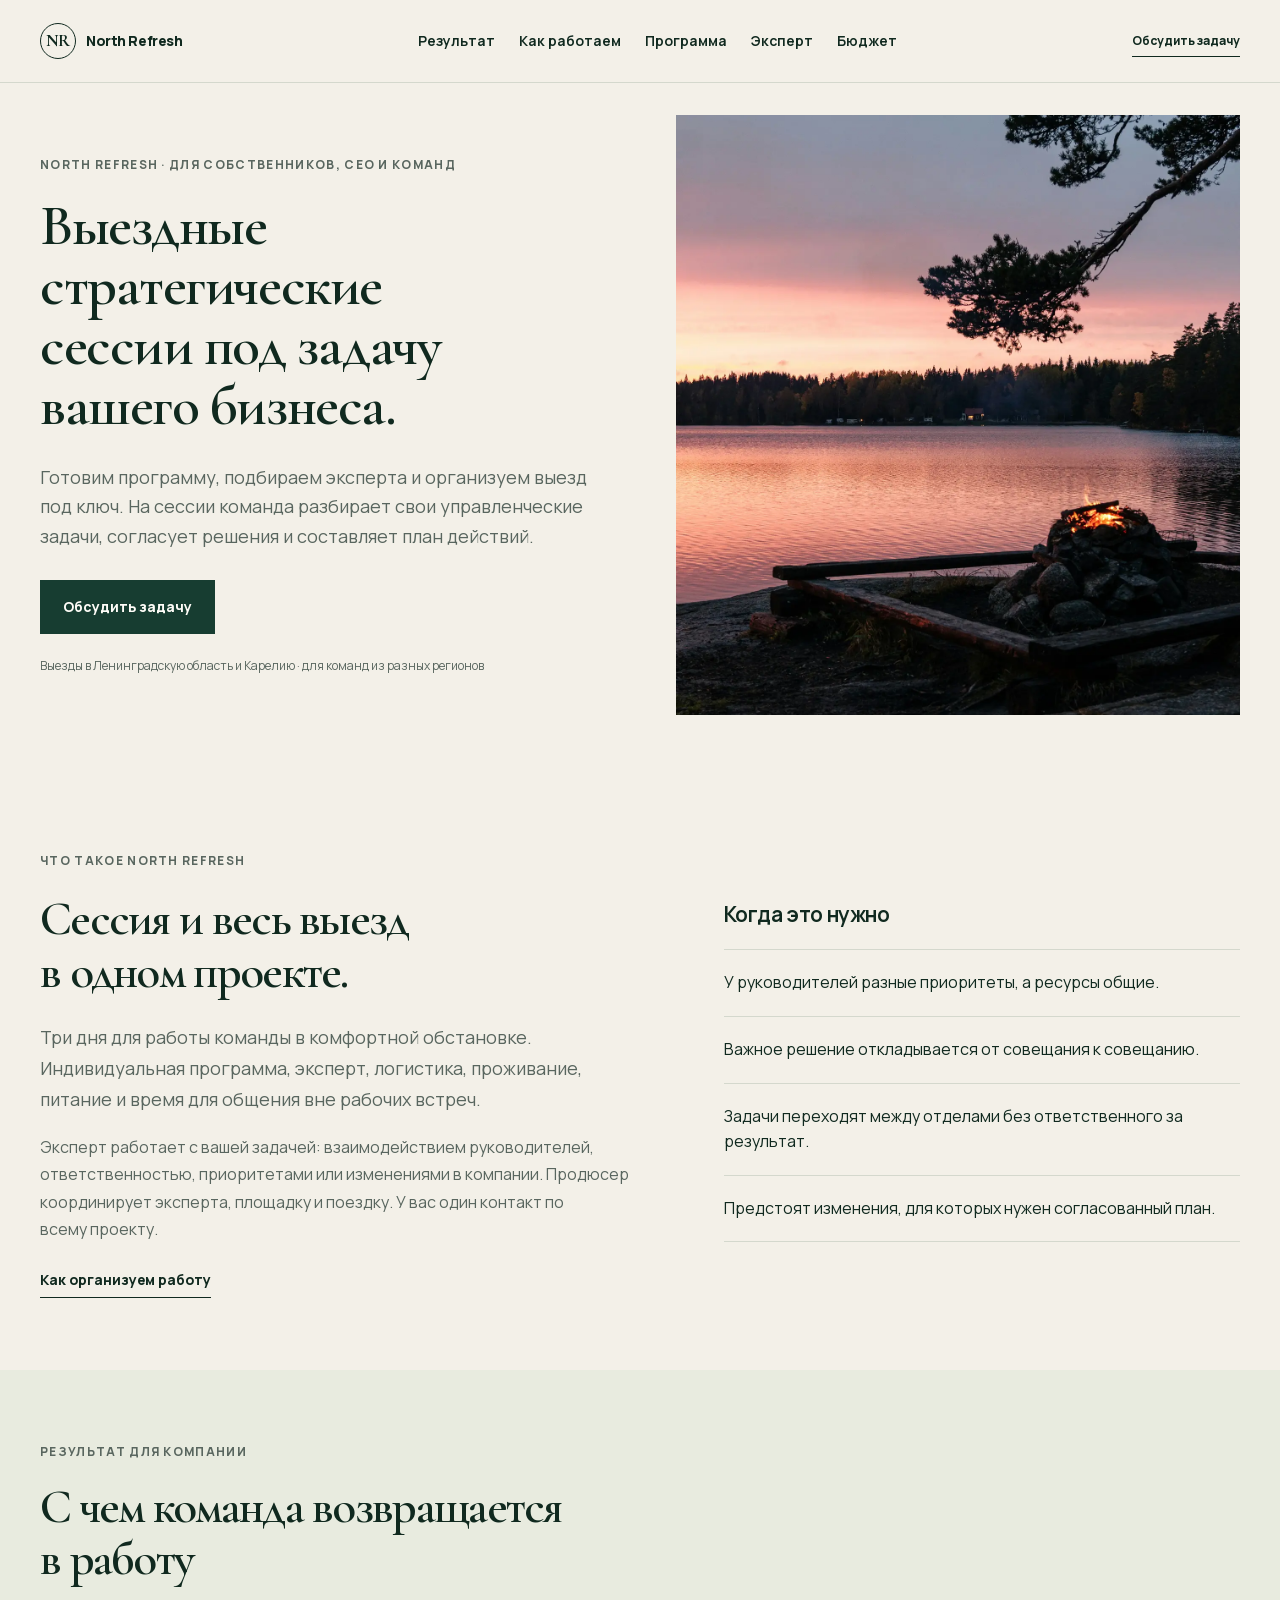
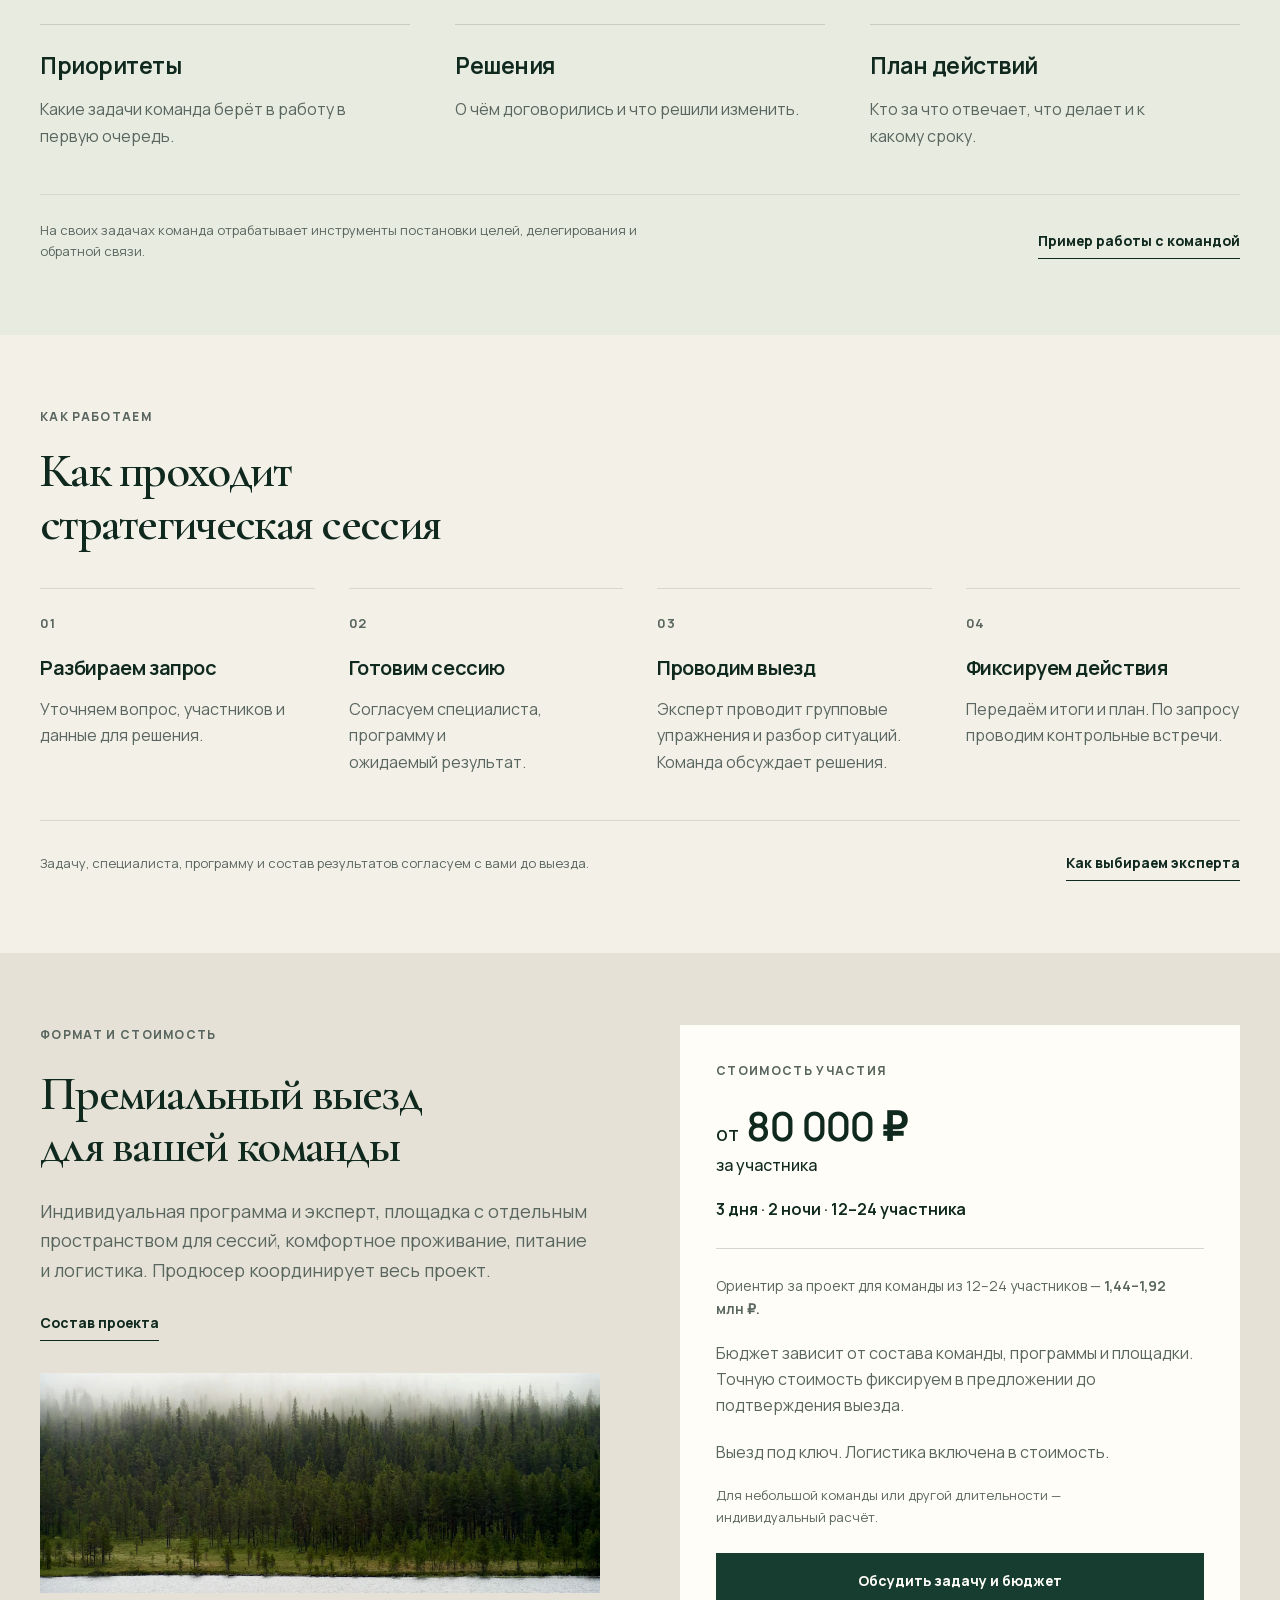
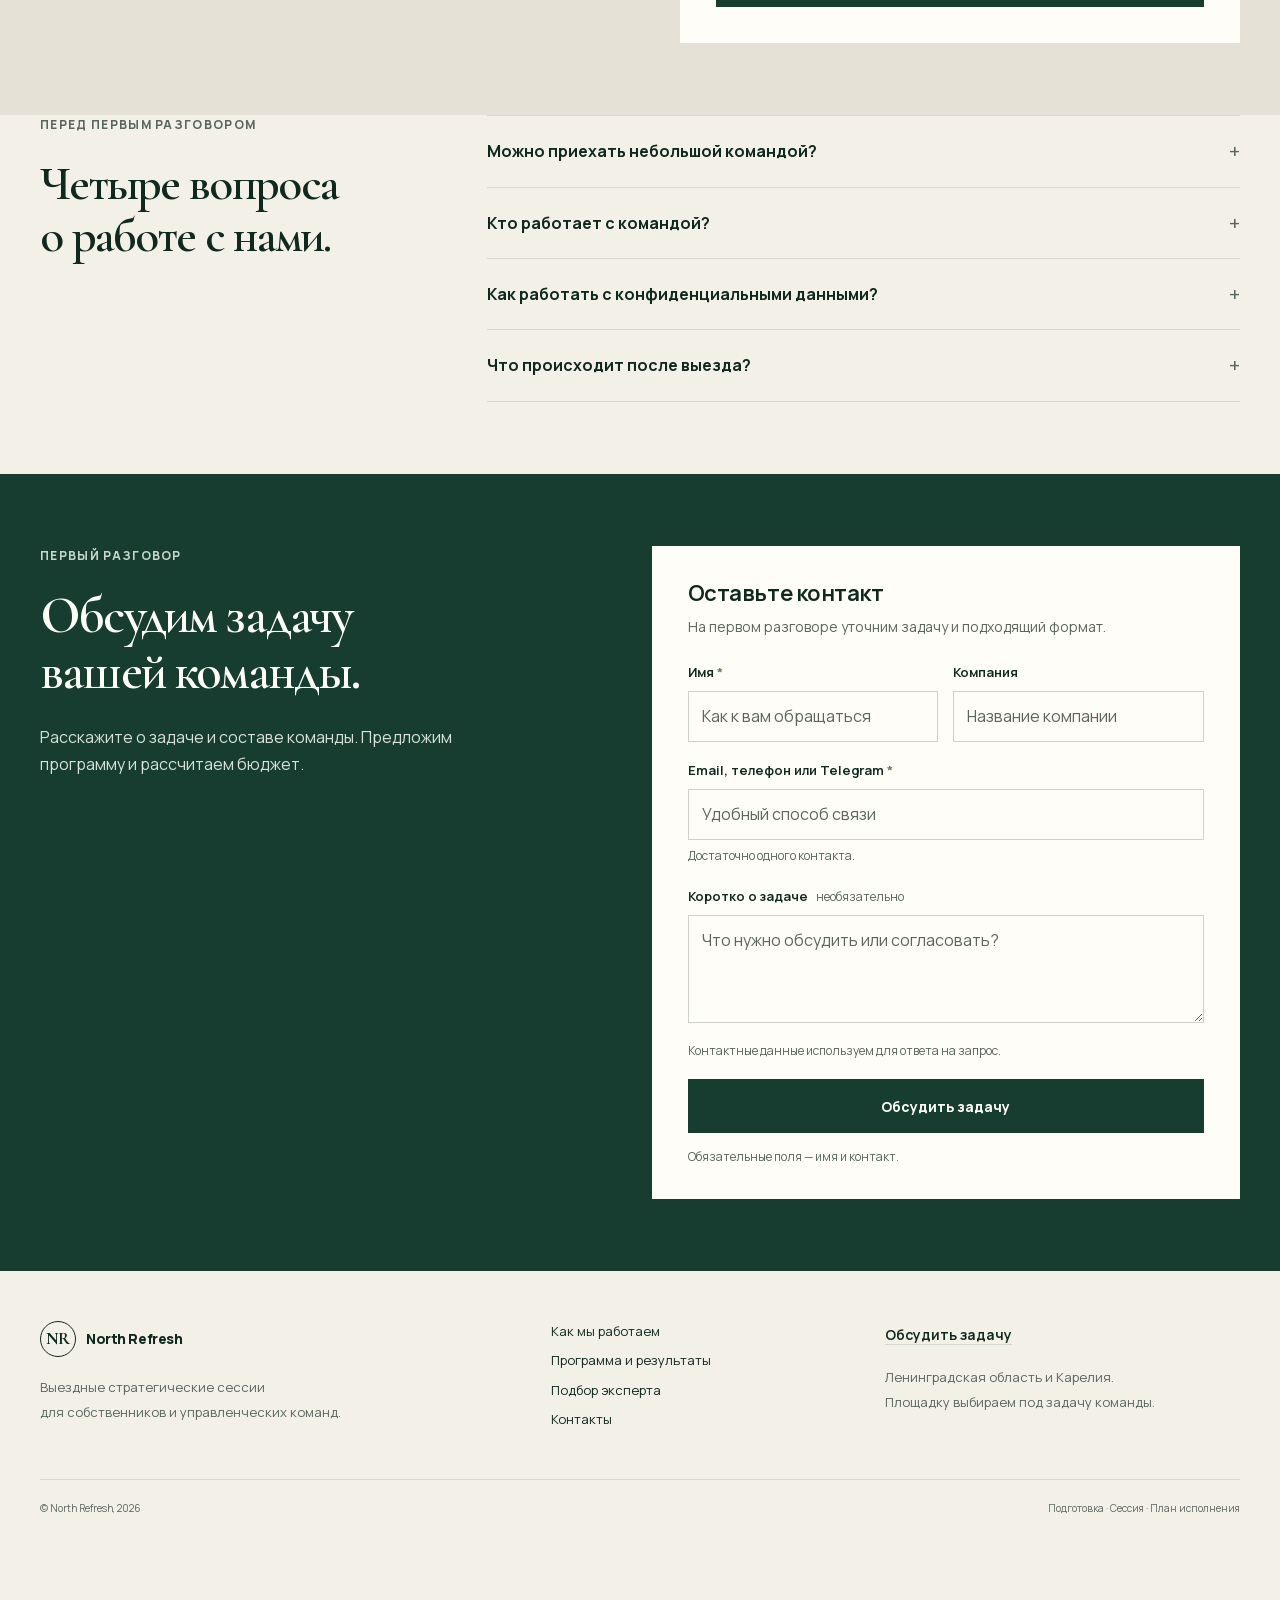
<file: korporativnyy-retrit/index.html>
<!doctype html><html lang="ru"><head><meta charset="utf-8"><meta name="viewport" content="width=device-width,initial-scale=1"><title>North Refresh — стратегические сессии</title><link rel="canonical" href="https://northrefresh.ru/"><meta name="robots" content="noindex,follow"><meta http-equiv="refresh" content="0;url=/"></head><body><p>Страница обновлена. <a href="/">Перейти на сайт North Refresh</a></p></body></html>
</file>
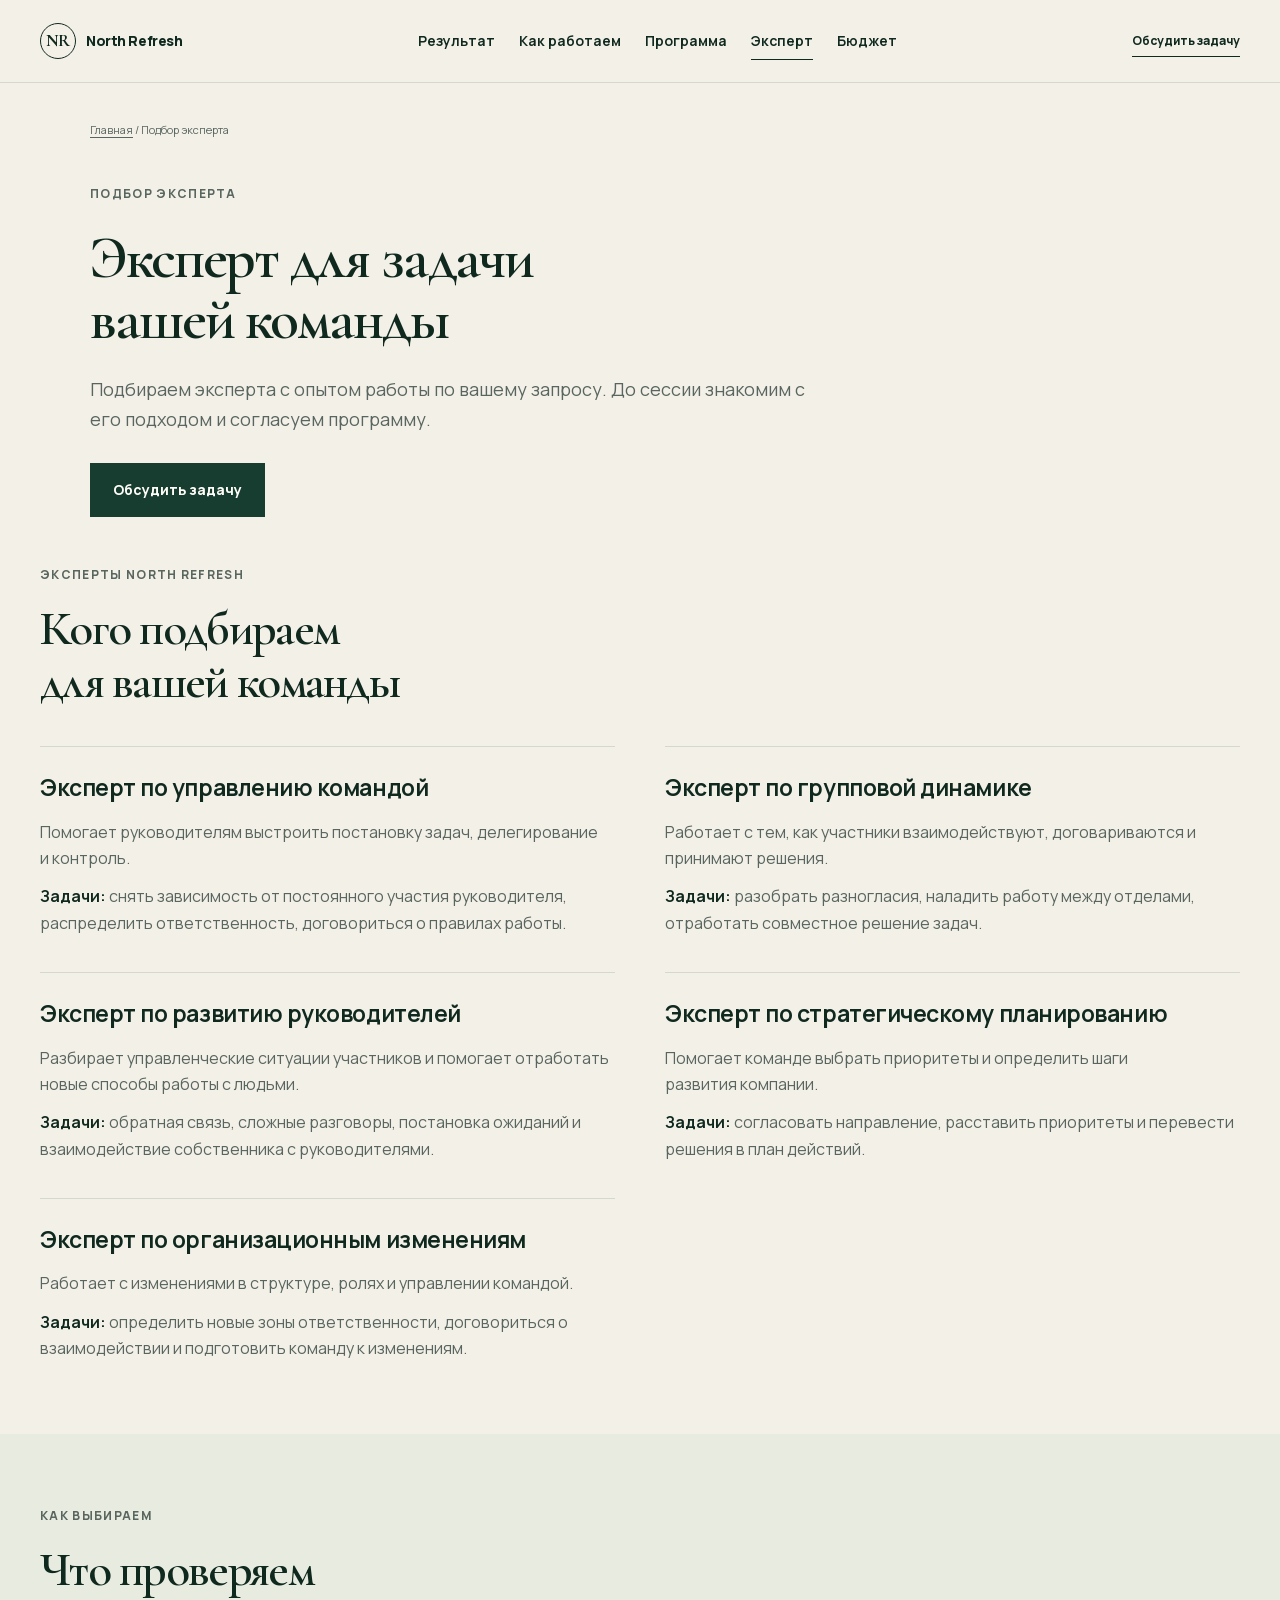
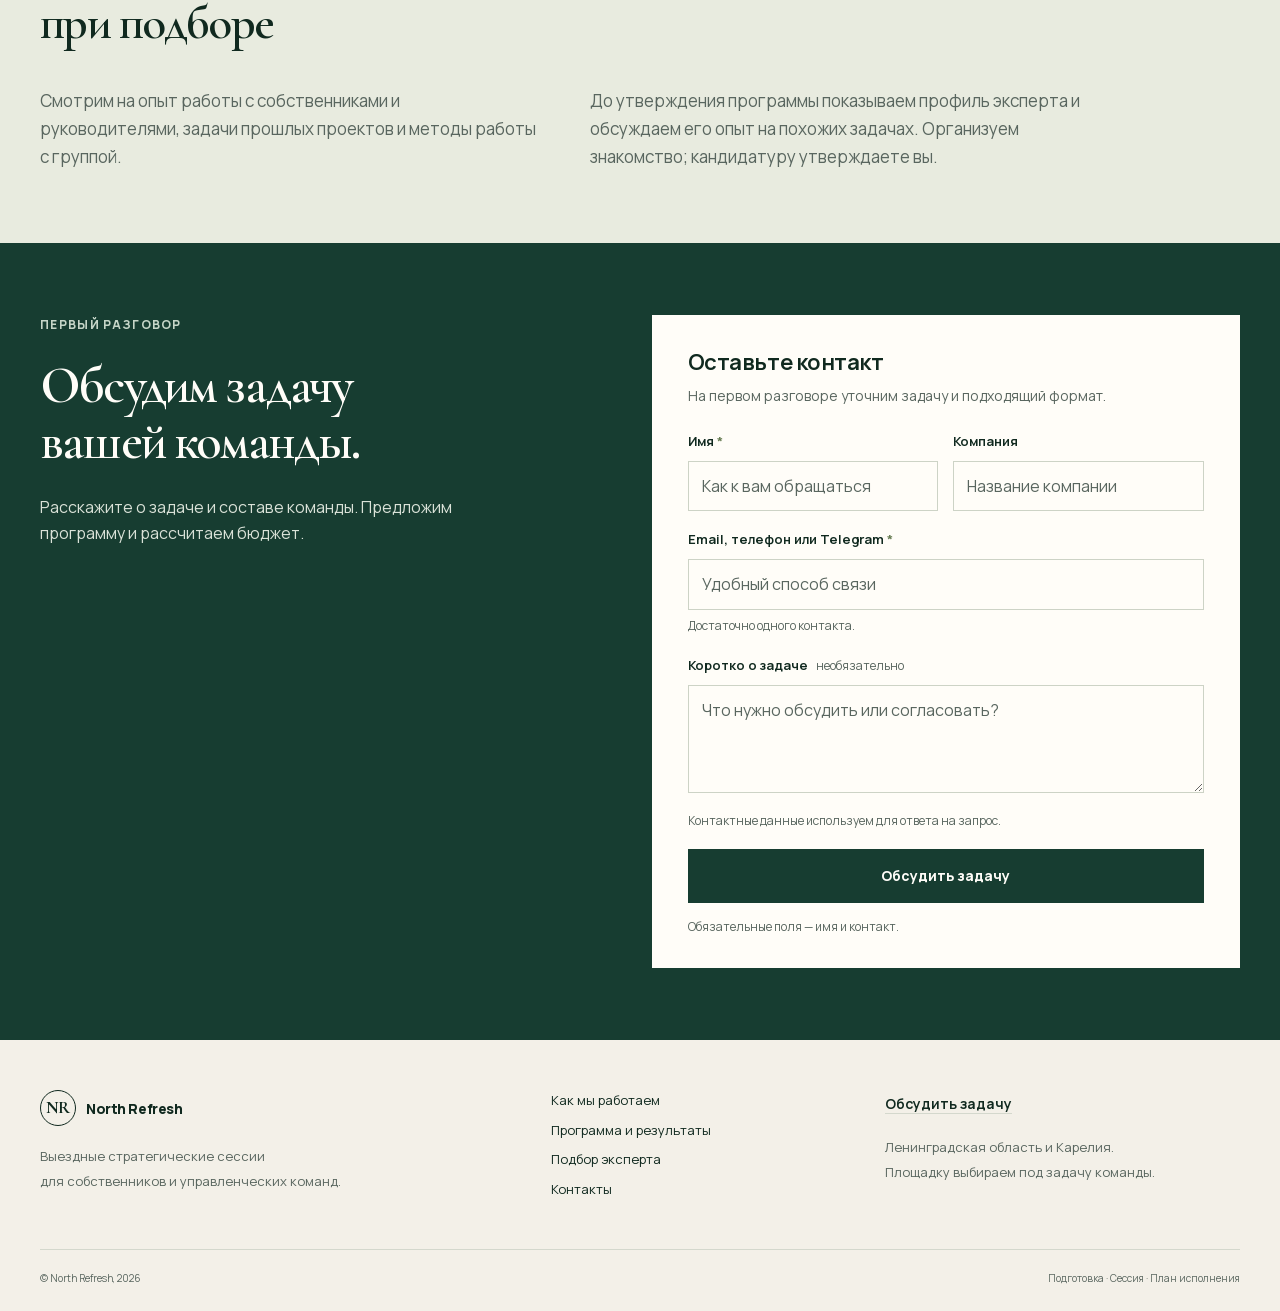
<file: podbor-eksperta/index.html>
<!doctype html>
<html lang="ru"><head><meta charset="utf-8"><meta name="viewport" content="width=device-width, initial-scale=1">
<title>Эксперт для стратегической сессии управленческой команды | North Refresh</title><meta name="description" content="Подбор эксперта для стратегической сессии: управление командой, групповая динамика, планирование и изменения. Опыт, программа и знакомство до выезда."><meta name="theme-color" content="#173d31">
<link rel="canonical" href="https://northrefresh.ru/podbor-eksperta/"><link rel="icon" href="/favicon.svg?v=20261005-mobile-polish" type="image/svg+xml" sizes="any">
<meta property="og:type" content="website"><meta property="og:locale" content="ru_RU"><meta property="og:site_name" content="North Refresh"><meta property="og:title" content="Эксперт для стратегической сессии управленческой команды"><meta property="og:description" content="Подбор эксперта для стратегической сессии: управление командой, групповая динамика, планирование и изменения. Опыт, программа и знакомство до выезда."><meta property="og:url" content="https://northrefresh.ru/podbor-eksperta/"><meta property="og:image" content="https://northrefresh.ru/north-real-fog.webp">
<meta name="twitter:card" content="summary_large_image"><meta name="twitter:title" content="Эксперт для стратегической сессии управленческой команды"><meta name="twitter:description" content="Подбор эксперта для стратегической сессии: управление командой, групповая динамика, планирование и изменения. Опыт, программа и знакомство до выезда."><meta name="twitter:image" content="https://northrefresh.ru/north-real-fog.webp">
<link rel="preload" href="/fonts/manrope-cyrillic.woff2" as="font" type="font/woff2" crossorigin><link rel="preload" href="/fonts/cormorant-cyrillic.woff2" as="font" type="font/woff2" crossorigin>
<link rel="stylesheet" href="/site.css?v=20261005-mobile-polish"><script defer src="/site.js?v=20261005-mobile-polish"></script><script type="application/ld+json">{"@context": "https://schema.org", "@graph": [{"@type": "Organization", "@id": "https://northrefresh.ru/#organization", "name": "North Refresh", "url": "https://northrefresh.ru/"}, {"@type": "WebPage", "name": "Эксперт для стратегической сессии управленческой команды", "url": "https://northrefresh.ru/podbor-eksperta/", "inLanguage": "ru-RU", "publisher": {"@id": "https://northrefresh.ru/#organization"}}, {"@type": "BreadcrumbList", "itemListElement": [{"@type": "ListItem", "position": 1, "name": "Главная", "item": "https://northrefresh.ru/"}, {"@type": "ListItem", "position": 2, "name": "Эксперт для стратегической сессии управленческой команды", "item": "https://northrefresh.ru/podbor-eksperta/"}]}]}</script></head>
<body><a class="skip-link" href="#content">Перейти к содержанию</a>
<header class="site-header"><div class="container header-inner">
<a class="brand" href="/" aria-label="North Refresh — главная"><span class="brand-mark" aria-hidden="true">NR</span><span>North Refresh</span></a>
<nav id="site-nav" class="site-nav" aria-label="Основная навигация"><a href="/#result">Результат</a><a href="/kak-my-rabotaem/">Как работаем</a><a href="/programma/">Программа</a><a href="/podbor-eksperta/" aria-current="page">Эксперт</a><a href="/#price">Бюджет</a><a class="nav-contact" href="/kontakty/">Контакты</a></nav>
<a class="header-action" href="#contact">Обсудить задачу</a>
<button class="menu-toggle" type="button" aria-controls="site-nav" aria-label="Открыть меню" aria-expanded="false"><span></span></button>
</div></header><main id="content"><section class="container page-hero"><p class="breadcrumb"><a href="/">Главная</a><span aria-hidden="true"> / </span>Подбор эксперта</p><p class="eyebrow">Подбор эксперта</p><h1>Эксперт для задачи <br>вашей команды</h1><p class="page-lead">Подбираем эксперта с опытом работы по вашему запросу. До сессии знакомим с его подходом и согласуем программу.</p><div class="hero-actions"><a class="button button-primary" href="#contact">Обсудить задачу</a></div></section>
<section class="section section-topless"><div class="container"><div class="section-heading"><p class="eyebrow">Эксперты North Refresh</p><div><h2>Кого подбираем <br>для вашей команды</h2></div></div>
<div class="expert-topics expert-profiles">
<article><h3>Эксперт по управлению командой</h3><p>Помогает руководителям выстроить постановку задач, делегирование и контроль.</p><p><strong>Задачи:</strong> снять зависимость от постоянного участия руководителя, распределить ответственность, договориться о правилах работы.</p></article>
<article><h3>Эксперт по групповой динамике</h3><p>Работает с тем, как участники взаимодействуют, договариваются и принимают решения.</p><p><strong>Задачи:</strong> разобрать разногласия, наладить работу между отделами, отработать совместное решение задач.</p></article>
<article><h3>Эксперт по развитию руководителей</h3><p>Разбирает управленческие ситуации участников и помогает отработать новые способы работы с людьми.</p><p><strong>Задачи:</strong> обратная связь, сложные разговоры, постановка ожиданий и взаимодействие собственника с руководителями.</p></article>
<article><h3>Эксперт по стратегическому планированию</h3><p>Помогает команде выбрать приоритеты и определить шаги развития компании.</p><p><strong>Задачи:</strong> согласовать направление, расставить приоритеты и перевести решения в план действий.</p></article>
<article><h3>Эксперт по организационным изменениям</h3><p>Работает с изменениями в структуре, ролях и управлении командой.</p><p><strong>Задачи:</strong> определить новые зоны ответственности, договориться о взаимодействии и подготовить команду к изменениям.</p></article>
</div></div></section>
<section class="section result-section"><div class="container"><div class="section-heading"><p class="eyebrow">Как выбираем</p><div><h2>Что проверяем <br>при подборе</h2></div></div>
<div class="expert-selection"><p>Смотрим на опыт работы с собственниками и руководителями, задачи прошлых проектов и методы работы с группой.</p><p>До утверждения программы показываем профиль эксперта и обсуждаем его опыт на похожих задачах. Организуем знакомство; кандидатуру утверждаете вы.</p></div></div></section><section class="section contact-section" id="contact" aria-labelledby="contact-title"><div class="container contact-grid">
<div><p class="eyebrow light">Первый разговор</p><h2 id="contact-title">Обсудим задачу <br>вашей команды.</h2><p class="contact-lead">Расскажите о задаче и составе команды. Предложим программу и рассчитаем бюджет.</p></div>
<form id="contact-form" class="contact-form" action="https://formspree.io/f/moeangbe" method="post">
<h3>Оставьте контакт</h3><p class="form-intro">На первом разговоре уточним задачу и подходящий формат.</p>
<div class="honeypot" aria-hidden="true"><label for="website">Оставьте это поле пустым</label><input id="website" name="_gotcha" type="text" tabindex="-1" autocomplete="off"></div>
<div class="form-row"><label for="name">Имя <span>*</span><input id="name" name="name" autocomplete="name" placeholder="Как к вам обращаться" required maxlength="120"></label><label for="company">Компания<input id="company" name="company" autocomplete="organization" placeholder="Название компании" maxlength="180"></label></div>
<label for="contact-detail">Email, телефон или Telegram <span>*</span><input id="contact-detail" name="contact" autocomplete="off" placeholder="Удобный способ связи" required minlength="5" maxlength="180" aria-describedby="contact-hint"></label><p class="field-hint" id="contact-hint">Достаточно одного контакта.</p>
<label for="task">Коротко о задаче <span class="optional">необязательно</span><textarea id="task" name="task" rows="3" placeholder="Что нужно обсудить или согласовать?" maxlength="4000"></textarea></label>
<p class="form-privacy">Контактные данные используем для ответа на запрос.</p>
<button class="button button-primary button-full" type="submit">Обсудить задачу</button>
<p class="form-note" id="form-note" role="status" aria-live="polite">Обязательные поля — имя и контакт.</p>
<noscript><p class="form-note">После отправки откроется страница подтверждения заявки.</p></noscript>
</form></div></section></main><footer class="site-footer"><div class="container footer-grid">
<div><a class="brand" href="/"><span class="brand-mark" aria-hidden="true">NR</span><span>North Refresh</span></a><p>Выездные стратегические сессии <br>для собственников и управленческих команд.</p></div>
<nav aria-label="Навигация в подвале"><a href="/kak-my-rabotaem/">Как мы работаем</a><a href="/programma/">Программа и результаты</a><a href="/podbor-eksperta/">Подбор эксперта</a><a href="/kontakty/">Контакты</a></nav>
<div class="footer-contact"><a href="#contact">Обсудить задачу</a><p>Ленинградская область и Карелия. <br>Площадку выбираем под задачу команды.</p></div>
</div><div class="container footer-bottom"><span>© North Refresh, 2026</span><span>Подготовка · Сессия · План исполнения</span></div></footer></body></html>
</file>
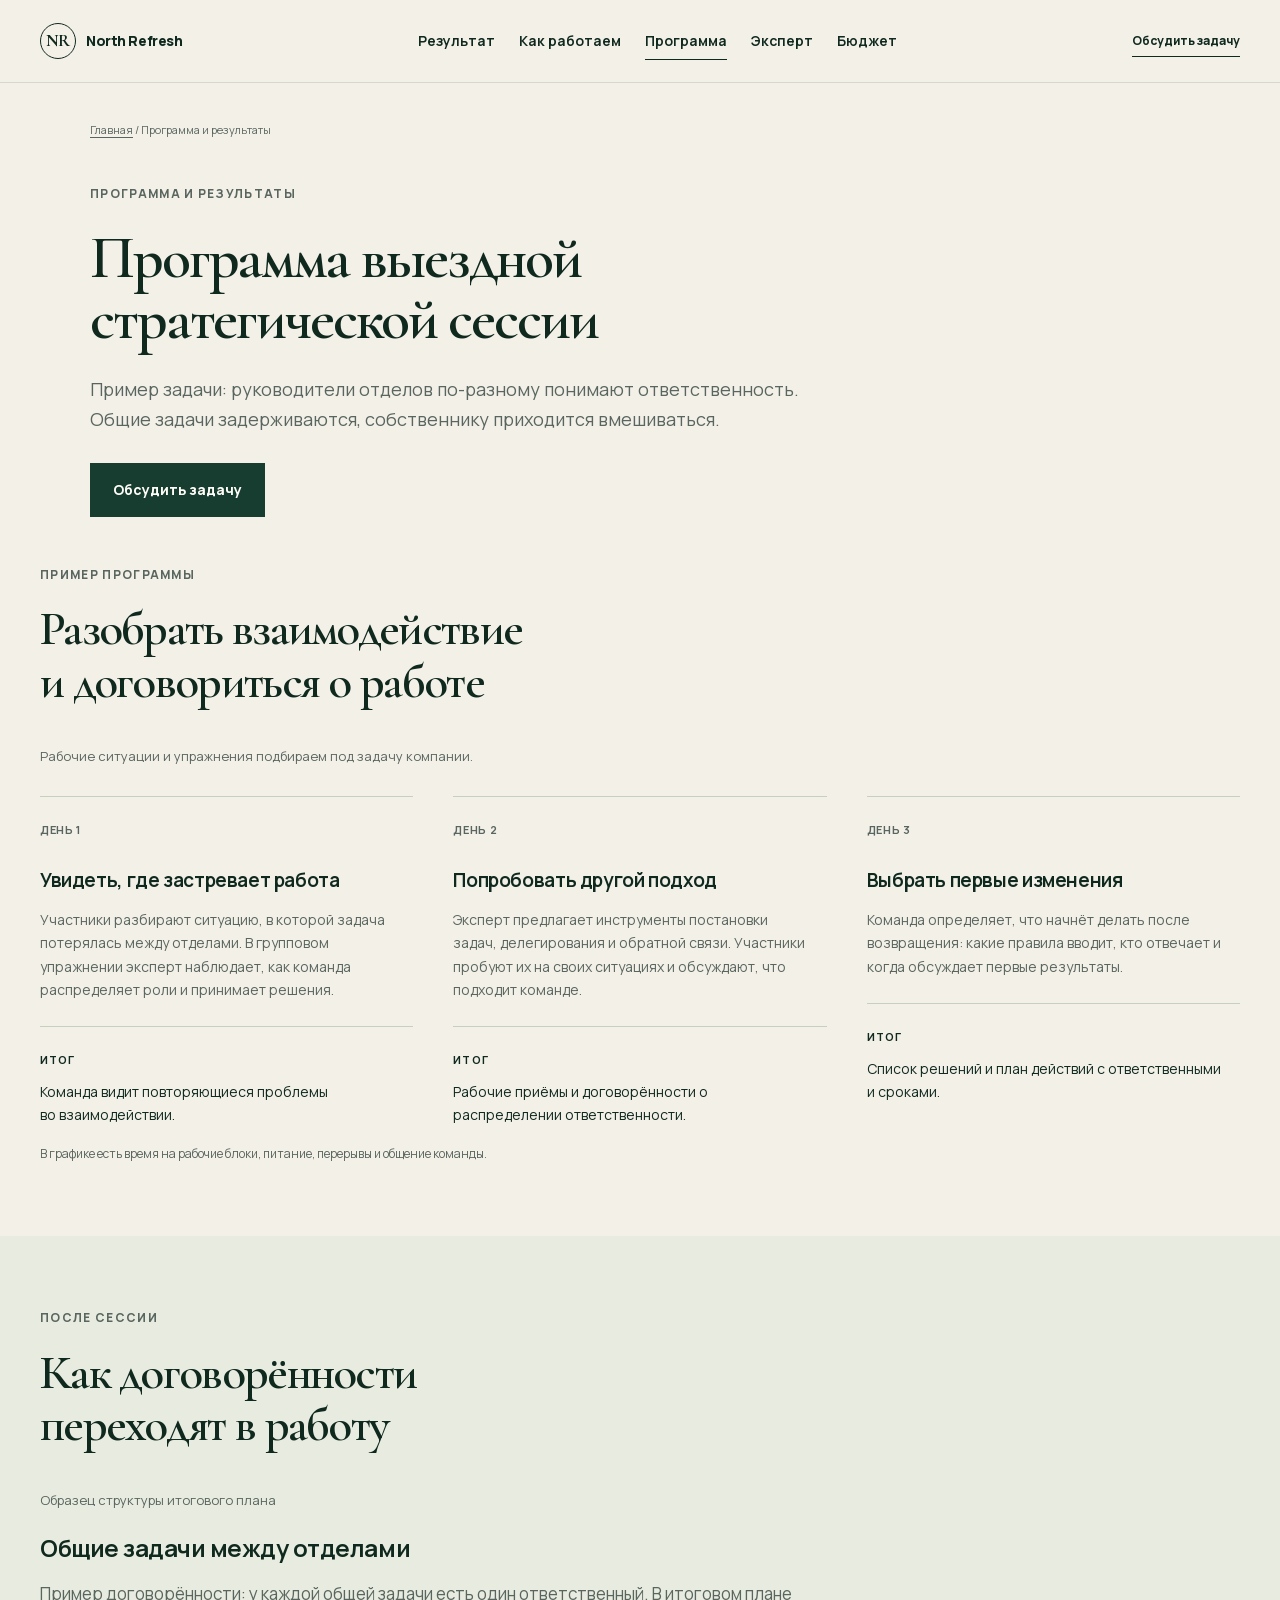
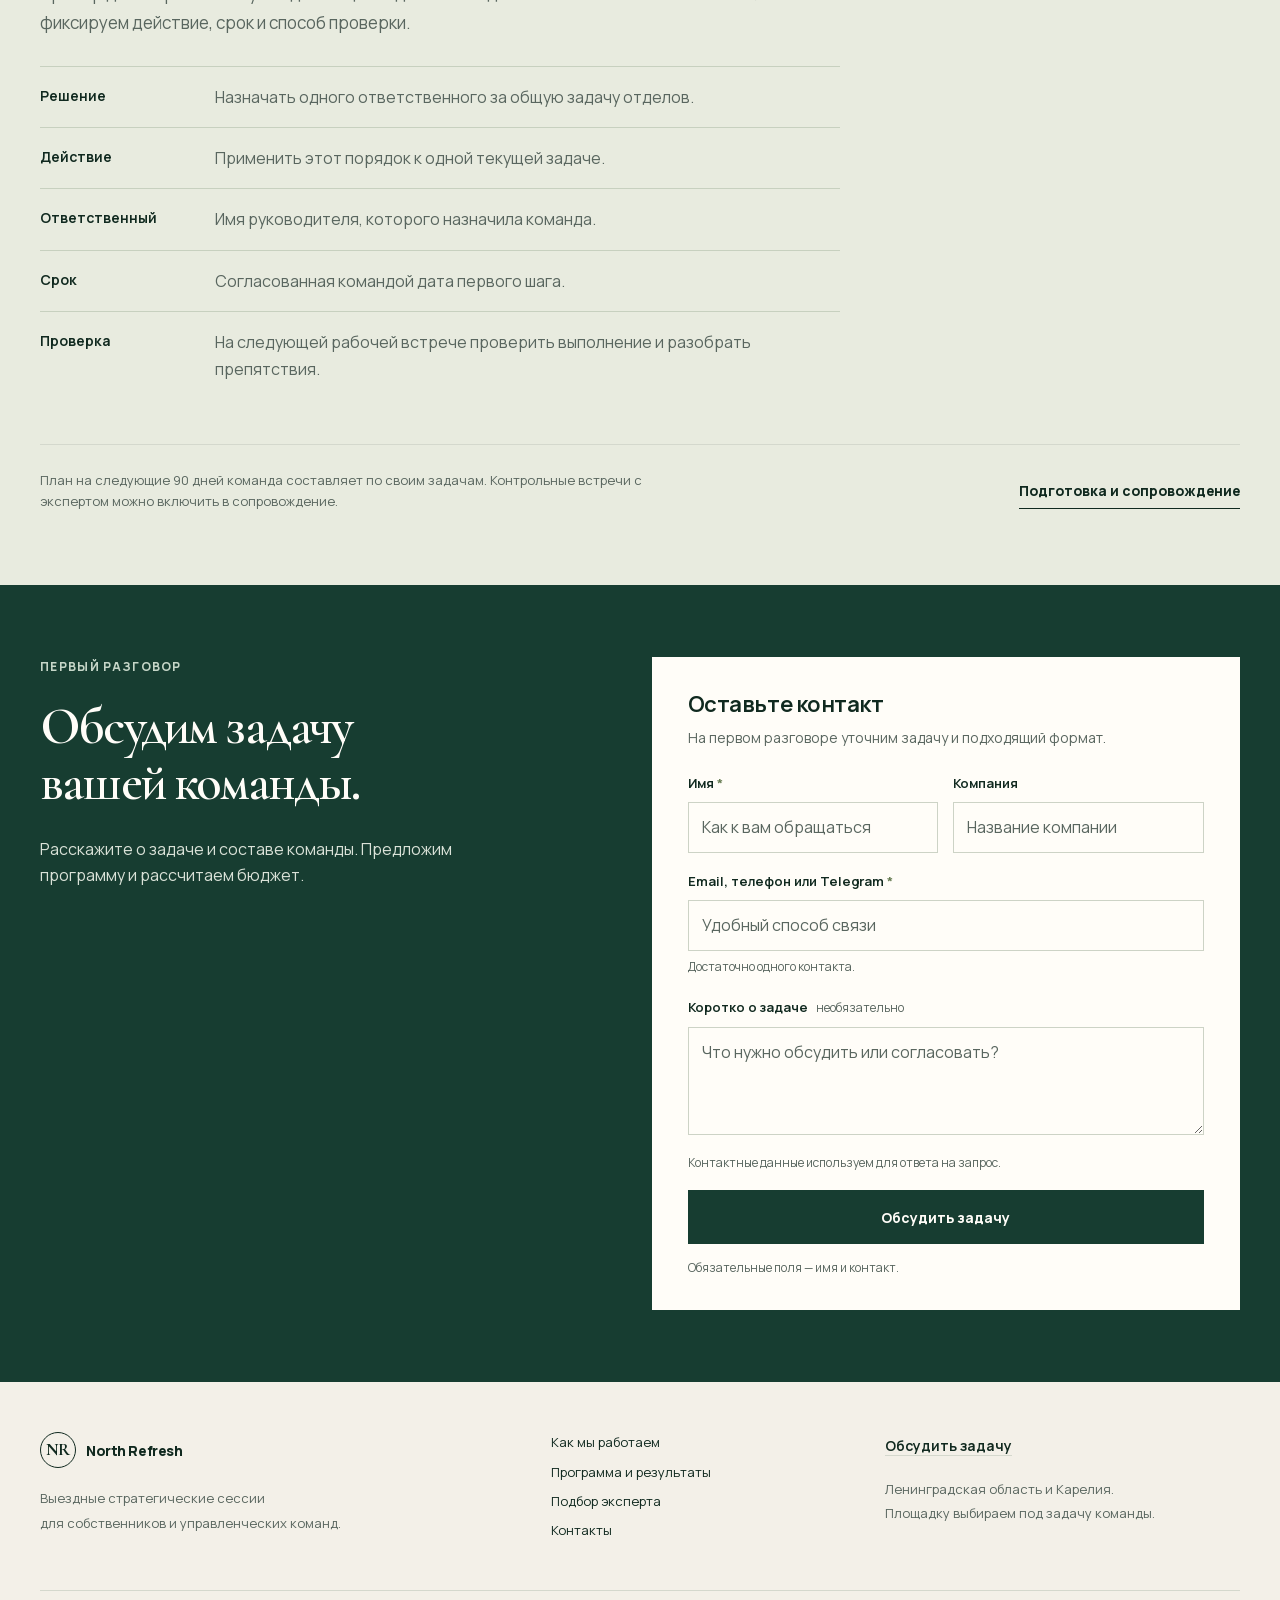
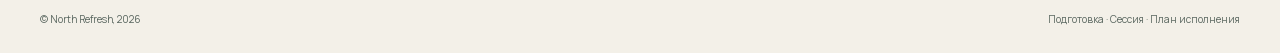
<file: programma/index.html>
<!doctype html>
<html lang="ru"><head><meta charset="utf-8"><meta name="viewport" content="width=device-width, initial-scale=1">
<title>Программа выездной стратегической сессии на три дня | North Refresh</title><meta name="description" content="Пример программы стратегической сессии для управленческой команды: разбор ситуаций, инструменты управления и план действий с ответственными и сроками."><meta name="theme-color" content="#173d31">
<link rel="canonical" href="https://northrefresh.ru/programma/"><link rel="icon" href="/favicon.svg?v=20261005-mobile-polish" type="image/svg+xml" sizes="any">
<meta property="og:type" content="website"><meta property="og:locale" content="ru_RU"><meta property="og:site_name" content="North Refresh"><meta property="og:title" content="Программа выездной стратегической сессии на три дня"><meta property="og:description" content="Пример программы стратегической сессии для управленческой команды: разбор ситуаций, инструменты управления и план действий с ответственными и сроками."><meta property="og:url" content="https://northrefresh.ru/programma/"><meta property="og:image" content="https://northrefresh.ru/north-real-fog.webp">
<meta name="twitter:card" content="summary_large_image"><meta name="twitter:title" content="Программа выездной стратегической сессии на три дня"><meta name="twitter:description" content="Пример программы стратегической сессии для управленческой команды: разбор ситуаций, инструменты управления и план действий с ответственными и сроками."><meta name="twitter:image" content="https://northrefresh.ru/north-real-fog.webp">
<link rel="preload" href="/fonts/manrope-cyrillic.woff2" as="font" type="font/woff2" crossorigin><link rel="preload" href="/fonts/cormorant-cyrillic.woff2" as="font" type="font/woff2" crossorigin>
<link rel="stylesheet" href="/site.css?v=20261005-mobile-polish"><script defer src="/site.js?v=20261005-mobile-polish"></script><script type="application/ld+json">{"@context": "https://schema.org", "@graph": [{"@type": "Organization", "@id": "https://northrefresh.ru/#organization", "name": "North Refresh", "url": "https://northrefresh.ru/"}, {"@type": "WebPage", "name": "Программа выездной стратегической сессии на три дня", "url": "https://northrefresh.ru/programma/", "inLanguage": "ru-RU", "publisher": {"@id": "https://northrefresh.ru/#organization"}}, {"@type": "BreadcrumbList", "itemListElement": [{"@type": "ListItem", "position": 1, "name": "Главная", "item": "https://northrefresh.ru/"}, {"@type": "ListItem", "position": 2, "name": "Программа выездной стратегической сессии на три дня", "item": "https://northrefresh.ru/programma/"}]}]}</script></head>
<body><a class="skip-link" href="#content">Перейти к содержанию</a>
<header class="site-header"><div class="container header-inner">
<a class="brand" href="/" aria-label="North Refresh — главная"><span class="brand-mark" aria-hidden="true">NR</span><span>North Refresh</span></a>
<nav id="site-nav" class="site-nav" aria-label="Основная навигация"><a href="/#result">Результат</a><a href="/kak-my-rabotaem/">Как работаем</a><a href="/programma/" aria-current="page">Программа</a><a href="/podbor-eksperta/">Эксперт</a><a href="/#price">Бюджет</a><a class="nav-contact" href="/kontakty/">Контакты</a></nav>
<a class="header-action" href="#contact">Обсудить задачу</a>
<button class="menu-toggle" type="button" aria-controls="site-nav" aria-label="Открыть меню" aria-expanded="false"><span></span></button>
</div></header><main id="content"><section class="container page-hero"><p class="breadcrumb"><a href="/">Главная</a><span aria-hidden="true"> / </span>Программа и результаты</p><p class="eyebrow">Программа и результаты</p><h1>Программа выездной <br>стратегической сессии</h1><p class="page-lead">Пример задачи: руководители отделов по-разному понимают ответственность. Общие задачи задерживаются, собственнику приходится вмешиваться.</p><div class="hero-actions"><a class="button button-primary" href="#contact">Обсудить задачу</a></div></section>
<section class="section section-topless"><div class="container"><div class="section-heading"><p class="eyebrow">Пример программы</p><div><h2>Разобрать взаимодействие <br>и договориться о работе</h2></div></div>
<p class="demo-label program-demo">Рабочие ситуации и упражнения подбираем под задачу компании.</p>
<div class="day-grid"><article><span class="number">ДЕНЬ 1</span><h3>Увидеть, где застревает работа</h3><p>Участники разбирают ситуацию, в которой задача потерялась между отделами. В групповом упражнении эксперт наблюдает, как команда распределяет роли и принимает решения.</p><div class="day-output"><strong>Итог</strong><p>Команда видит повторяющиеся проблемы во взаимодействии.</p></div></article><article><span class="number">ДЕНЬ 2</span><h3>Попробовать другой подход</h3><p>Эксперт предлагает инструменты постановки задач, делегирования и обратной связи. Участники пробуют их на своих ситуациях и обсуждают, что подходит команде.</p><div class="day-output"><strong>Итог</strong><p>Рабочие приёмы и договорённости о распределении ответственности.</p></div></article><article><span class="number">ДЕНЬ 3</span><h3>Выбрать первые изменения</h3><p>Команда определяет, что начнёт делать после возвращения: какие правила вводит, кто отвечает и когда обсуждает первые результаты.</p><div class="day-output"><strong>Итог</strong><p>Список решений и план действий с ответственными и сроками.</p></div></article></div>
<p class="small-note">В графике есть время на рабочие блоки, питание, перерывы и общение команды.</p></div></section>
<section class="section result-section" id="roadmap"><div class="container"><div class="section-heading"><p class="eyebrow">После сессии</p><div><h2>Как договорённости <br>переходят в работу</h2></div></div>
<div class="management-example"><p class="demo-label">Образец структуры итогового плана</p><h3>Общие задачи между отделами</h3><p>Пример договорённости: у каждой общей задачи есть один ответственный. В итоговом плане фиксируем действие, срок и способ проверки.</p><dl><div><dt>Решение</dt><dd>Назначать одного ответственного за общую задачу отделов.</dd></div><div><dt>Действие</dt><dd>Применить этот порядок к одной текущей задаче.</dd></div><div><dt>Ответственный</dt><dd>Имя руководителя, которого назначила команда.</dd></div><div><dt>Срок</dt><dd>Согласованная командой дата первого шага.</dd></div><div><dt>Проверка</dt><dd>На следующей рабочей встрече проверить выполнение и разобрать препятствия.</dd></div></dl></div>
<div class="section-tail"><p>План на следующие 90 дней команда составляет по своим задачам. Контрольные встречи с экспертом можно включить в сопровождение.</p><a class="text-link" href="/kak-my-rabotaem/">Подготовка и сопровождение</a></div></div></section><section class="section contact-section" id="contact" aria-labelledby="contact-title"><div class="container contact-grid">
<div><p class="eyebrow light">Первый разговор</p><h2 id="contact-title">Обсудим задачу <br>вашей команды.</h2><p class="contact-lead">Расскажите о задаче и составе команды. Предложим программу и рассчитаем бюджет.</p></div>
<form id="contact-form" class="contact-form" action="https://formspree.io/f/moeangbe" method="post">
<h3>Оставьте контакт</h3><p class="form-intro">На первом разговоре уточним задачу и подходящий формат.</p>
<div class="honeypot" aria-hidden="true"><label for="website">Оставьте это поле пустым</label><input id="website" name="_gotcha" type="text" tabindex="-1" autocomplete="off"></div>
<div class="form-row"><label for="name">Имя <span>*</span><input id="name" name="name" autocomplete="name" placeholder="Как к вам обращаться" required maxlength="120"></label><label for="company">Компания<input id="company" name="company" autocomplete="organization" placeholder="Название компании" maxlength="180"></label></div>
<label for="contact-detail">Email, телефон или Telegram <span>*</span><input id="contact-detail" name="contact" autocomplete="off" placeholder="Удобный способ связи" required minlength="5" maxlength="180" aria-describedby="contact-hint"></label><p class="field-hint" id="contact-hint">Достаточно одного контакта.</p>
<label for="task">Коротко о задаче <span class="optional">необязательно</span><textarea id="task" name="task" rows="3" placeholder="Что нужно обсудить или согласовать?" maxlength="4000"></textarea></label>
<p class="form-privacy">Контактные данные используем для ответа на запрос.</p>
<button class="button button-primary button-full" type="submit">Обсудить задачу</button>
<p class="form-note" id="form-note" role="status" aria-live="polite">Обязательные поля — имя и контакт.</p>
<noscript><p class="form-note">После отправки откроется страница подтверждения заявки.</p></noscript>
</form></div></section></main><footer class="site-footer"><div class="container footer-grid">
<div><a class="brand" href="/"><span class="brand-mark" aria-hidden="true">NR</span><span>North Refresh</span></a><p>Выездные стратегические сессии <br>для собственников и управленческих команд.</p></div>
<nav aria-label="Навигация в подвале"><a href="/kak-my-rabotaem/">Как мы работаем</a><a href="/programma/">Программа и результаты</a><a href="/podbor-eksperta/">Подбор эксперта</a><a href="/kontakty/">Контакты</a></nav>
<div class="footer-contact"><a href="#contact">Обсудить задачу</a><p>Ленинградская область и Карелия. <br>Площадку выбираем под задачу команды.</p></div>
</div><div class="container footer-bottom"><span>© North Refresh, 2026</span><span>Подготовка · Сессия · План исполнения</span></div></footer></body></html>
</file>
<file: site.css>
@font-face{font-family:Manrope;src:url('/fonts/manrope-cyrillic.woff2') format('woff2');font-weight:200 800;font-display:swap;unicode-range:U+0301,U+0400-045F,U+0490-0491,U+04B0-04B1,U+2116}
@font-face{font-family:Manrope;src:url('/fonts/manrope-latin.woff2') format('woff2');font-weight:200 800;font-display:swap;unicode-range:U+0000-024F,U+1E00-1EFF,U+2000-206F,U+20AC,U+2122,U+2191-2193,U+2212,U+2215,U+FEFF,U+FFFD}
@font-face{font-family:'Cormorant Garamond';src:url('/fonts/cormorant-cyrillic.woff2') format('woff2');font-weight:400 700;font-display:swap;unicode-range:U+0301,U+0400-045F,U+0490-0491,U+04B0-04B1,U+2116}
@font-face{font-family:'Cormorant Garamond';src:url('/fonts/cormorant-latin.woff2') format('woff2');font-weight:400 700;font-display:swap;unicode-range:U+0000-024F,U+1E00-1EFF,U+2000-206F,U+20AC,U+2122,U+2191-2193,U+2212,U+2215,U+FEFF,U+FFFD}
:root{--ink:#10291f;--forest:#173d31;--deep:#0b241d;--moss:#c5d6a2;--paper:#f3f0e8;--white:#fffdf8;--muted:#59665f;--line:#d4d8cd;--serif:'Cormorant Garamond',Georgia,serif}
*{box-sizing:border-box}html{scroll-behavior:smooth;scroll-padding-top:104px}body{margin:0;background:var(--paper);color:var(--ink);font-family:Manrope,Arial,sans-serif;font-size:15px;line-height:1.7;-webkit-font-smoothing:antialiased}body.menu-open{overflow:hidden}img{display:block;max-width:100%;height:auto}a{color:inherit;text-decoration:none}button,input,textarea{font:inherit}button,a{-webkit-tap-highlight-color:transparent}button{cursor:pointer}h1,h2,h3,p{margin-top:0}h1,h2{font-family:var(--serif);font-weight:600;letter-spacing:-.035em;line-height:1.03;text-wrap:balance}h1{font-size:clamp(46px,5.25vw,72px)}h2{font-size:clamp(38px,4.3vw,58px);margin-bottom:24px}h3{font-size:19px;font-weight:650;line-height:1.45;letter-spacing:-.02em;margin-bottom:14px}p{margin-bottom:20px;text-wrap:pretty}ul,ol{padding-left:22px}li{margin-bottom:10px}:focus-visible{outline:2px solid #648549;outline-offset:5px}
.container{width:min(1240px,calc(100% - 80px));margin-inline:auto}.section{padding:94px 0}.section-topless{padding-top:0}.eyebrow{font-size:10px;line-height:1.7;font-weight:750;letter-spacing:.14em;text-transform:uppercase;color:var(--muted);margin:0 0 22px}.eyebrow.light{color:#c6d6c8}.number{display:block;font-size:11px;font-weight:700;letter-spacing:.06em;color:var(--muted);margin-bottom:28px}.section-lead{font-size:17px;color:var(--muted);line-height:1.8;max-width:650px}.small-note,.hero-note{font-size:12px;color:var(--muted);margin:18px 0 0;line-height:1.65}
.text-link{display:inline-flex;align-items:center;gap:15px;font-size:13px;font-weight:750;border-bottom:1px solid currentColor;padding:6px 0;line-height:1.6}.text-link:hover{color:#3f6139}.button{display:inline-flex;gap:20px;min-height:54px;align-items:center;justify-content:center;padding:13px 22px;border:1px solid transparent;font-size:13px;font-weight:750;line-height:1.5;transition:background .18s,color .18s}.button-primary{background:var(--forest);color:var(--white)}.button-primary:hover{background:var(--deep)}.button-outline{border-color:var(--line);background:transparent}.button-outline:hover{background:#e8ebdf}.button-full{width:100%}.button:disabled{opacity:.7;cursor:wait}.hero-actions{display:flex;align-items:center;flex-wrap:wrap;gap:16px 25px}
.site-header{position:sticky;top:0;z-index:30;border-bottom:1px solid var(--line);background:rgba(243,240,232,.97);backdrop-filter:blur(12px)}.header-inner{display:flex;align-items:center;gap:30px;min-height:82px}.brand{display:inline-flex;align-items:center;gap:10px;white-space:nowrap;font-size:14px;font-weight:800;letter-spacing:-.03em}.brand-mark{display:grid;place-items:center;width:36px;height:36px;border:1px solid currentColor;border-radius:50%;font-family:var(--serif);font-size:17px;font-weight:700}.site-nav{display:flex;align-items:center;gap:24px;margin-left:auto;font-size:12px;font-weight:650}.site-nav a{padding:7px 0}.site-nav a:hover,.site-nav a[aria-current=page]{border-bottom:1px solid var(--ink)}.nav-contact{display:none}.header-action{margin-left:auto;white-space:nowrap;border-bottom:1px solid var(--ink);font-size:12px;font-weight:750;padding:6px 0;display:flex;gap:14px}.menu-toggle{display:none;align-items:center;justify-content:center;flex-direction:column;width:44px;height:44px;border:1px solid var(--line);background:transparent;flex-shrink:0}.menu-toggle span,.menu-toggle:before,.menu-toggle:after{display:block;content:'';width:18px;height:1px;background:var(--ink);margin:3px 0;transition:transform .18s}.menu-toggle.active span{opacity:0}.menu-toggle.active:before{transform:translateY(7px) rotate(45deg)}.menu-toggle.active:after{transform:translateY(-7px) rotate(-45deg)}.skip-link{position:fixed;top:-100px;left:20px;z-index:100;background:var(--white);padding:12px}.skip-link:focus{top:12px}
.hero{display:grid;grid-template-columns:1.15fr 1fr;gap:65px;padding-top:50px;padding-bottom:50px;align-items:center}.hero-copy{padding:20px 0}.hero-copy .eyebrow{max-width:490px}.hero h1{margin-bottom:26px}.hero h1 em{font-style:normal;color:#557145}.hero-lead{font-size:16px;line-height:1.8;color:var(--muted);max-width:560px;margin-bottom:28px}.hero-proof{background:var(--forest);padding:26px 30px;color:var(--white);position:relative;overflow:hidden}.hero-proof:before{content:'';position:absolute;inset:0;background:linear-gradient(135deg,transparent 45%,rgba(185,207,140,.08));pointer-events:none}.proof-top{display:flex;align-items:center;justify-content:space-between;margin-bottom:24px;position:relative}.proof-top .eyebrow{margin:0}.proof-index{font-size:10px;letter-spacing:.14em;color:#c6d6c8}.roadmap-preview{background:var(--white);color:var(--ink);padding:30px;position:relative;box-shadow:0 12px 30px #0b241d20}.doc-header{display:flex;justify-content:space-between;gap:15px;font-size:9px;font-weight:700;letter-spacing:.12em;color:var(--muted);border-bottom:1px solid var(--line);padding-bottom:17px;margin-bottom:22px}.roadmap-preview h2{font-size:34px;letter-spacing:-.025em;margin-bottom:23px}.doc-row{display:flex;gap:18px;border-top:1px solid var(--line);padding:16px 0}.doc-row>span{font-size:10px;align-self:flex-start;padding-top:4px;color:#6b805f}.doc-row strong{font-size:14px;font-weight:700}.doc-row p{font-size:12px;color:var(--muted);margin:3px 0 0}.doc-foot{border-top:1px solid var(--line);padding-top:18px;font-size:10px;display:flex;gap:8px;align-items:center;color:var(--muted)}.status-dot{width:6px;height:6px;display:inline-block;border-radius:50%;background:#648549}.proof-bottom{display:flex;justify-content:space-between;align-items:center;position:relative;margin-top:23px}.proof-bottom p{font-size:12px;line-height:1.7;margin:0;color:#d4dfd2}.proof-bottom>span{font-size:30px;font-family:var(--serif);color:var(--moss)}
.principles{display:grid;grid-template-columns:repeat(4,1fr);border-top:1px solid var(--line);border-bottom:1px solid var(--line);padding:24px 0;gap:20px;font-size:12px;font-weight:650}.principles span{display:flex;align-items:center;gap:13px}.principles span:before{content:'';width:5px;height:5px;background:#6b805f;flex-shrink:0}.section-heading{display:grid;grid-template-columns:1fr 2fr;gap:50px;margin-bottom:48px}.section-heading .eyebrow{padding-top:8px}.section-heading h2{margin-bottom:0}.section-heading .section-lead{margin-top:22px;margin-bottom:0}.situations-grid{display:grid;grid-template-columns:repeat(4,1fr);gap:34px}.situations-grid article{border-top:1px solid var(--line);padding-top:23px}.situations-grid p,.result-grid p{font-size:14px;color:var(--muted);margin-bottom:0}.result-section{background:#e8ebdf}.result-grid{display:grid;grid-template-columns:repeat(3,1fr);gap:45px}.result-grid article{border-top:1px solid #c7d0bf;padding-top:25px}.result-grid h3{font-size:22px}.section-tail{display:flex;align-items:center;justify-content:space-between;gap:30px;border-top:1px solid var(--line);margin-top:45px;padding-top:25px}.section-tail p{font-size:12px;color:var(--muted);max-width:620px;margin:0}.section-tail .text-link{flex-shrink:0}.process-list{list-style:none;padding:0;margin:0;display:grid;grid-template-columns:repeat(4,1fr);gap:34px}.process-list li{margin:0;border-top:1px solid var(--line);padding-top:24px}.process-list p{font-size:14px;color:var(--muted);margin:0}
.expert-band{background:var(--deep);color:var(--white);padding:80px 0}.expert-grid{display:grid;grid-template-columns:1fr 1fr;gap:95px;align-items:center}.expert-grid>div>p:not(.eyebrow){color:#c7d3c8;font-size:15px;max-width:460px}.expert-grid .text-link{color:var(--moss)}.expert-criteria>div{display:flex;gap:27px;padding:22px 0;border-top:1px solid #ffffff25}.expert-criteria>div:last-child{border-bottom:1px solid #ffffff25}.expert-criteria span{font-size:11px;color:var(--moss);padding-top:5px}.expert-criteria p{margin:0;font-size:16px}
.example-grid,.budget-grid,.venue-grid,.definition-grid,.responsibility-grid{display:grid;grid-template-columns:1fr 1fr;gap:80px;align-items:start}.example-card{border:1px solid var(--line);background:var(--white);padding:8px 28px}.example-card>div{padding:20px 0;display:grid;grid-template-columns:100px 1fr;gap:25px;border-bottom:1px solid var(--line)}.example-card>div:last-child{border:0}.example-card span{font-size:9px;font-weight:750;letter-spacing:.1em;color:var(--muted);padding-top:3px}.example-card strong{font-size:14px;font-weight:650;line-height:1.65}.budget-section{background:#e6e1d6}.budget-card{padding:36px 40px;background:var(--white)}.budget-number{display:block;font-family:var(--serif);font-size:58px;line-height:1.1;font-weight:600;letter-spacing:-.03em;margin-bottom:22px;white-space:nowrap}.budget-number span{font-size:30px;letter-spacing:-.02em}.budget-card p{font-size:14px;color:var(--muted)}.budget-divider{border-top:1px solid var(--line);margin:25px 0}.budget-card .small-note{font-size:12px;margin-bottom:25px}.venue-grid{align-items:center}.venue-image{position:relative}.venue-image img{width:100%;height:365px;object-fit:cover}.venue-image>span{position:absolute;bottom:0;left:0;right:0;background:linear-gradient(transparent,#0b241dd9);padding:45px 24px 20px;color:var(--white);font-size:10px;letter-spacing:.07em}.venue-grid>div>p:not(.eyebrow):not(.section-lead){font-size:13px;color:var(--muted)}
.faq-section{padding-top:0}.faq-grid{display:grid;grid-template-columns:1fr 2fr;gap:50px}details{border-top:1px solid var(--line)}details:last-child{border-bottom:1px solid var(--line)}summary{position:relative;list-style:none;padding:22px 35px 22px 0;font-size:14px;font-weight:700;cursor:pointer}summary::-webkit-details-marker{display:none}summary:after{content:'+';position:absolute;right:0;top:19px;font-size:20px;font-weight:400;color:var(--muted)}details[open] summary:after{content:'−'}details p{font-size:14px;color:var(--muted);padding-right:25px;margin-bottom:25px}
.contact-section{background:var(--forest);color:var(--white)}.contact-grid{display:grid;grid-template-columns:1fr 1.15fr;gap:100px}.contact-grid h2{font-size:clamp(44px,4.8vw,64px)}.contact-lead{max-width:460px;font-size:15px;color:#dae2d8}.contact-small{max-width:440px;color:#bfcec0;font-size:12px}.email-link{display:inline-flex;gap:25px;align-items:center;border-bottom:1px solid #9bb282;padding-bottom:7px;color:var(--moss);font-size:17px;font-weight:650;margin-top:20px}.contact-form{background:var(--white);color:var(--ink);padding:32px 36px}.contact-form h3{font-family:var(--serif);font-size:32px;margin-bottom:5px}.form-intro{font-size:12px;color:var(--muted);margin-bottom:24px}.form-row{display:grid;grid-template-columns:1fr 1fr;gap:15px}label{display:block;font-size:11px;font-weight:750;margin-bottom:18px}label>span:not(.optional){color:#697e55}.optional{color:var(--muted);font-size:10px;font-weight:400;margin-left:5px}input,textarea{display:block;width:100%;border:1px solid #cdd3c6;border-radius:0;background:transparent;padding:12px 13px;font-size:14px;color:var(--ink);margin-top:8px;min-height:48px}input::placeholder,textarea::placeholder{color:#718071;opacity:1}textarea{resize:vertical;min-height:108px;max-height:350px}.field-hint{font-size:11px;color:var(--muted);margin-top:-12px;margin-bottom:20px}.form-privacy{font-size:11px;line-height:1.65;color:var(--muted);margin-bottom:18px}.form-note{font-size:11px;line-height:1.65;color:var(--muted);margin:14px 0 0}.form-note.is-success{color:#315e2b;font-weight:650}.form-note.is-error{color:#9e3026;font-weight:650}.honeypot{position:absolute;width:1px;height:1px;overflow:hidden;clip-path:inset(50%)}
.site-footer{padding:50px 0 25px}.footer-grid{display:grid;grid-template-columns:1.3fr .8fr 1fr;gap:50px}.footer-grid p{font-size:12px;line-height:1.9;color:var(--muted);margin-top:18px}.footer-grid nav{display:flex;flex-direction:column;gap:8px;font-size:12px}.footer-contact>a{font-size:14px;font-weight:650;border-bottom:1px solid var(--line)}.footer-bottom{border-top:1px solid var(--line);margin-top:35px;padding-top:20px;display:flex;justify-content:space-between;gap:20px;font-size:10px;color:var(--muted)}
.page-hero{padding-top:38px;padding-bottom:65px;max-width:1100px}.breadcrumb{font-size:11px;color:var(--muted);margin-bottom:45px}.breadcrumb a{text-decoration:underline;text-underline-offset:3px}.page-hero h1{font-size:clamp(46px,5.4vw,76px);max-width:1000px;margin-bottom:25px}.page-lead{max-width:730px;font-size:18px;color:var(--muted);margin-bottom:28px}.steps-detail>article{display:grid;grid-template-columns:1fr 1.5fr;gap:90px;border-top:1px solid var(--line);padding:45px 0}.steps-detail>article:last-child{padding-bottom:0}.steps-detail h2{font-size:44px}.steps-detail>article>div>p,.steps-detail li{font-size:15px;color:var(--muted)}.step-output{border-left:2px solid #648549;padding-left:20px;margin-top:25px}.step-output strong{color:var(--ink)}.scope-grid,.role-grid,.document-pair{display:grid;grid-template-columns:1fr 1fr;gap:45px}.scope-grid article{border-top:1px solid #c7d0bf;padding-top:25px}.scope-grid li{font-size:14px;color:var(--muted)}.scope-note{border-top:1px solid #c7d0bf;margin-top:35px;padding-top:24px;font-size:13px;color:var(--muted)}.scope-note strong{color:var(--ink)}.scope-note p{margin-top:10px;margin-bottom:0;max-width:970px}.responsibility-grid article{border-top:1px solid var(--line);padding:24px 0 5px}.responsibility-grid p{font-size:14px;color:var(--muted)}.role-grid article{background:var(--white);padding:35px}.role-grid h3{font-family:var(--serif);font-size:36px}.role-grid p{color:var(--muted);font-size:15px}.role-task{border-top:1px solid var(--line);padding-top:20px;font-size:13px}.narrow{max-width:800px;margin-top:30px}.plain-list{padding-left:20px;margin:28px 0;color:var(--muted)}.example-notice{border-left:3px solid #648549;padding:20px 25px;background:#e8ebdf;font-size:13px}.example-notice p{margin:6px 0 0;color:var(--muted)}.day-grid{display:grid;grid-template-columns:repeat(3,1fr);gap:40px}.day-grid article{border-top:1px solid #c7d0bf;padding-top:24px}.day-grid p{font-size:14px;color:var(--muted)}.day-output{border-top:1px solid #c7d0bf;padding-top:18px;margin-top:25px}.day-output strong{font-size:11px;text-transform:uppercase;letter-spacing:.1em}.day-output p{margin:9px 0 0;color:var(--ink)}.table-wrap{max-width:100%;overflow-x:auto;border:1px solid var(--line);background:var(--white);overscroll-behavior-x:contain}table{border-collapse:collapse;width:100%;min-width:740px;text-align:left;font-size:13px}caption{text-align:left;padding:20px 24px;color:var(--muted);font-size:11px}th{background:var(--forest);color:var(--white);font-size:11px;font-weight:650}td,th{padding:18px 24px;vertical-align:top;border-bottom:1px solid var(--line)}td:first-child{font-weight:650;width:32%}tbody tr:last-child td{border-bottom:0}.document-pair{margin-top:35px}.document-pair article{border-top:1px solid var(--line);padding-top:28px}.document-pair p,.document-pair li{font-size:14px;color:var(--muted)}.contact-info-grid{display:grid;grid-template-columns:repeat(3,1fr);gap:40px}.contact-info-grid article{border-top:1px solid var(--line);padding-top:25px}.contact-info-grid p:not(.eyebrow){font-size:14px;color:var(--muted)}
@media(min-width:1450px){.hero{padding-top:65px;padding-bottom:65px}.hero h1{font-size:76px}}
@media(max-width:1100px){.container{width:calc(100% - 56px)}.header-inner{gap:20px}.site-nav{gap:15px;font-size:11px}.hero{gap:35px}.hero h1{font-size:58px}.hero-proof{padding:24px}.roadmap-preview{padding:25px}.roadmap-preview h2{font-size:30px}.hero-actions{gap:15px}.hero-actions .text-link{font-size:12px}.expert-grid,.example-grid,.budget-grid,.venue-grid,.definition-grid,.responsibility-grid{gap:45px}.contact-grid{gap:45px}.budget-card{padding:30px}.budget-number{font-size:50px}.situations-grid,.process-list{gap:24px}.section{padding:75px 0}.section-topless{padding-top:0}.faq-section{padding-top:0}}
@media(max-width:900px){.header-inner{min-height:72px}.site-nav{display:none;position:fixed;left:0;right:0;top:72px;max-height:calc(100dvh - 72px);overflow:auto;background:var(--paper);padding:25px 28px 35px;border-bottom:1px solid var(--line);margin:0;flex-direction:column;align-items:stretch;gap:0;font-size:18px}.site-nav.open{display:flex}.site-nav a{padding:15px 0;border-bottom:1px solid var(--line)}.nav-contact{display:block}.menu-toggle{display:flex}.header-action{margin-left:auto}.hero h1{font-size:52px}.hero{gap:28px;grid-template-columns:1.1fr 1fr;padding-top:35px}.hero-lead{font-size:14px}.hero-proof{padding:18px}.roadmap-preview{padding:20px}.roadmap-preview h2{font-size:27px}.doc-row{padding:13px 0}.doc-row p{font-size:11px}.proof-top{margin-bottom:18px}.proof-bottom{margin-top:18px}.principles{grid-template-columns:1fr 1fr}.situations-grid,.process-list{grid-template-columns:1fr 1fr;gap:35px}.section-heading,.faq-grid{gap:30px}.result-grid{gap:25px}.result-grid h3{font-size:19px}.contact-grid{gap:30px}.contact-form{padding:28px}.form-row{grid-template-columns:1fr;gap:0}.budget-number{font-size:43px}.budget-number span{font-size:24px}.steps-detail>article{gap:40px}.day-grid{gap:25px}.contact-info-grid{gap:25px}}
@media(max-width:680px){html{scroll-padding-top:88px}.container{width:calc(100% - 40px)}.header-inner{gap:14px;min-height:70px}.brand{font-size:12px;gap:8px}.brand-mark{width:31px;height:31px;font-size:15px}.header-action{font-size:10px;gap:6px}.menu-toggle{width:38px;height:38px}.site-nav{top:70px;max-height:calc(100dvh - 70px);padding-inline:20px}.hero{grid-template-columns:1fr;gap:27px;padding-top:31px;padding-bottom:32px}.hero-copy{padding:0}.hero-copy .eyebrow{font-size:9px;margin-bottom:20px;letter-spacing:.08em}.hero h1{font-size:clamp(40px,9.4vw,58px);margin-bottom:22px;line-height:1.01}.hero-lead{font-size:14px;line-height:1.8;margin-bottom:24px}.hero-actions{align-items:flex-start;gap:13px;flex-direction:column}.hero-actions .button{min-height:50px}.hero-actions .text-link{font-size:12px}.hero-note{margin-top:12px;font-size:11px}.hero-proof{padding:22px}.roadmap-preview{padding:24px}.roadmap-preview h2{font-size:32px}.doc-row{padding:14px 0}.doc-row p{font-size:12px}.principles{padding:19px 0;gap:14px 16px;font-size:10px}.principles span{gap:8px}.section{padding:58px 0}.section-topless{padding-top:0}.section-heading{grid-template-columns:1fr;gap:0;margin-bottom:30px}.section-heading .eyebrow{padding:0;margin-bottom:16px}h2{font-size:40px}.section-lead{font-size:15px;line-height:1.8}.section-heading .section-lead{margin-top:18px}.situations-grid,.process-list{gap:28px 24px}.situations-grid h3,.process-list h3{font-size:16px}.situations-grid p,.process-list p{font-size:12px}.number{font-size:10px;margin-bottom:18px}.result-grid{grid-template-columns:1fr;gap:25px}.result-grid article{padding-top:20px}.result-grid h3{font-size:21px}.result-grid p{font-size:14px}.section-tail{flex-direction:column;align-items:flex-start;gap:15px;margin-top:30px;padding-top:20px}.section-tail .text-link{flex-shrink:1}.expert-band{padding:58px 0}.expert-grid,.example-grid,.budget-grid,.venue-grid,.definition-grid,.responsibility-grid,.faq-grid,.contact-grid{grid-template-columns:1fr;gap:30px}.expert-grid>div>p:not(.eyebrow){font-size:14px}.expert-criteria>div{padding:18px 0;gap:22px}.expert-criteria p{font-size:14px}.example-card{padding:3px 22px}.example-card>div{grid-template-columns:80px 1fr;gap:15px;padding:17px 0}.example-card strong{font-size:13px}.budget-card{padding:27px}.budget-number{font-size:52px}.budget-number span{font-size:27px}.venue-image img{height:250px}.faq-section{padding-top:0}.faq-grid{gap:15px}summary{font-size:13px;padding-block:20px}details p{font-size:13px}.contact-grid h2{font-size:46px}.contact-lead{font-size:14px}.contact-small{font-size:12px}.email-link{font-size:16px;margin-top:8px}.contact-form{padding:25px}.contact-form h3{font-size:29px}.form-row{grid-template-columns:1fr}.site-footer{padding-top:35px}.footer-grid{grid-template-columns:1fr 1fr;gap:25px}.footer-grid>div:first-child{grid-column:1/-1}.footer-grid nav{font-size:11px}.footer-grid p{font-size:11px}.footer-contact>a{font-size:12px}.footer-bottom{font-size:9px;margin-top:25px;flex-wrap:wrap;gap:10px}.page-hero{padding-top:25px;padding-bottom:42px}.breadcrumb{margin-bottom:30px}.page-hero h1{font-size:43px}.page-lead{font-size:15px}.steps-detail>article{grid-template-columns:1fr;gap:0;padding:30px 0}.steps-detail h2{font-size:35px;margin-bottom:20px}.steps-detail>article>div>p,.steps-detail li{font-size:14px}.scope-grid,.role-grid,.document-pair,.day-grid,.contact-info-grid{grid-template-columns:1fr;gap:28px}.scope-note{font-size:12px}.role-grid article{padding:28px}.role-grid h3{font-size:32px}.role-grid p{font-size:14px}.example-notice{padding:16px 20px;font-size:12px}.day-output{margin-top:18px}.table-wrap{margin-right:0}td,th{padding:15px 18px}.contact-info-grid h3{font-size:19px}}
@media(max-width:360px){.container{width:calc(100% - 32px)}.header-inner{gap:10px}.header-action{font-size:9px}.header-action span{display:none}.hero h1{font-size:38px}.hero-proof{padding:16px}.roadmap-preview{padding:20px}.budget-number{font-size:45px}.contact-form{padding:22px}.situations-grid,.process-list{grid-template-columns:1fr}}
@media(prefers-reduced-motion:reduce){html{scroll-behavior:auto}*,*:before,*:after{transition:none!important;animation:none!important}}

/* Clear product story, restoring the original photographic direction. */
body{font-size:16px;line-height:1.65}.section{padding:80px 0}.section-topless{padding-top:0}.eyebrow{font-size:12px;letter-spacing:.11em}.section-heading{display:block;max-width:780px;margin-bottom:38px}.section-heading .eyebrow{padding:0;margin-bottom:18px}h2{font-size:clamp(36px,3.8vw,52px);line-height:1.08}.section-lead{font-size:18px;line-height:1.65}.text-link,.button{font-size:14px}.site-nav{font-size:14px}.home-hero{grid-template-columns:1fr 1fr;gap:72px;padding:32px 0 64px;align-items:center}.home-hero h1{font-size:clamp(48px,4.5vw,65px);line-height:1.04;letter-spacing:-.025em;margin-bottom:26px}.home-hero .hero-copy{padding:12px 0}.home-hero .eyebrow{max-width:540px}.home-hero .hero-lead{font-size:18px;line-height:1.65;margin-bottom:16px}.hero-description{font-size:16px;color:var(--muted);line-height:1.65;max-width:550px;margin-bottom:28px}.home-hero .hero-note{font-size:12px;margin-top:22px}.home-hero-image{position:relative;margin:0;height:680px;overflow:hidden}.home-hero-image img{width:100%;height:100%;object-fit:cover;object-position:center}.home-hero-image figcaption{position:absolute;left:0;right:0;bottom:0;padding:80px 32px 28px;background:linear-gradient(transparent,#0b241def);font-size:16px;color:var(--white);line-height:1.6}.product-grid{display:grid;grid-template-columns:1.15fr 1fr;gap:90px;align-items:start}.product-grid>div>p:not(.eyebrow){max-width:610px;color:var(--muted);font-size:16px;line-height:1.7}.product-grid .section-lead{font-size:18px!important}.home-situations{padding-top:48px}.home-situations h3{font-size:21px;margin-bottom:20px}.home-situations ul{list-style:none;padding:0;margin:0}.home-situations li{padding:20px 0;border-top:1px solid var(--line);margin:0;font-size:16px;line-height:1.6}.home-situations li:last-child{border-bottom:1px solid var(--line)}.result-grid p,.process-list p{font-size:16px;line-height:1.65}.result-grid h3{font-size:23px}.result-grid article{padding-top:24px}.section-tail p{font-size:13px;line-height:1.65}.process-list .number{font-size:13px;margin-bottom:18px}.process-list h3{font-size:20px}.budget-grid{gap:80px}.budget-landscape{width:100%;height:220px;object-fit:cover;margin-top:32px}.budget-card{padding:36px}.budget-card .eyebrow{font-size:12px}.budget-card p{font-size:16px}.budget-card .budget-base{font-weight:650;color:var(--ink)}.budget-card .small-note{font-size:13px}.budget-number{font-size:56px}.faq-section{padding-top:0}.faq-grid{gap:70px}summary,details p{font-size:16px}.contact-grid h2{font-size:52px;line-height:1.08}.contact-lead{font-size:16px}.contact-form h3{font-family:Manrope,Arial,sans-serif;font-size:22px;font-weight:650}.form-intro{font-size:14px}label{font-size:13px;font-weight:650}.optional,.field-hint,.form-privacy,.form-note{font-size:12px}input,textarea{font-size:16px;font-weight:400;line-height:1.55}input::placeholder,textarea::placeholder{color:var(--muted);font-weight:400}.responsibility-grid p:not(.eyebrow),.document-pair p:not(.eyebrow),.document-pair li{font-size:16px}.responsibility-grid .eyebrow,.document-pair .eyebrow{font-size:12px}.role-grid h3{font-family:Manrope,Arial,sans-serif;font-size:24px}.page-hero h1{font-size:clamp(44px,4.7vw,66px)}.page-hero{padding-bottom:48px}.site-footer p,.site-footer nav{font-size:13px}
@media(max-width:1100px){.home-hero{gap:40px}.home-hero h1{font-size:52px}.home-hero-image{height:650px}.product-grid{gap:50px}.site-nav{font-size:12px;gap:15px}.budget-grid{gap:45px}.budget-number{font-size:46px}}
@media(max-width:900px){.site-nav{font-size:18px}.home-hero{gap:28px}.home-hero h1{font-size:44px}.home-hero .hero-lead{font-size:16px}.home-hero-image{height:620px}.product-grid{gap:35px}.home-hero .hero-actions{align-items:flex-start;flex-direction:column}.hero-description{font-size:16px}.budget-card{padding:26px}.budget-number{font-size:40px}.budget-number span{font-size:23px}.contact-grid h2{font-size:44px}}
@media(max-width:680px){.section{padding:56px 0}.section-topless{padding-top:0}.faq-section{padding-top:0}.container{width:calc(100% - 40px)}.header-action{font-size:12px}.menu-toggle{width:44px;height:44px}.home-hero{grid-template-columns:1fr;padding:32px 0 0;gap:28px}.home-hero .hero-copy{padding:0}.home-hero .eyebrow{font-size:12px;letter-spacing:.06em;line-height:1.65;margin-bottom:18px}.home-hero h1{font-size:40px;line-height:1.05;margin-bottom:22px;text-wrap:balance}.home-hero .hero-lead{font-size:16px;line-height:1.6}.hero-description{font-size:16px;line-height:1.6;margin-bottom:24px}.home-hero .hero-actions .text-link{font-size:14px}.home-hero .hero-note{font-size:12px;margin-top:18px}.home-hero-image{height:260px}.home-hero-image figcaption{font-size:14px;padding:55px 22px 20px}.product-grid{grid-template-columns:1fr;gap:30px}.home-situations{padding-top:0}.product-grid .section-lead{font-size:17px!important}.home-situations li{padding:16px 0}h2{font-size:34px;line-height:1.1}.eyebrow{font-size:12px}.section-heading{margin-bottom:30px}.section-heading .eyebrow{margin-bottom:16px}.section-heading .section-lead{font-size:16px}.result-grid h3{font-size:22px}.result-grid p,.process-list p{font-size:16px}.process-list{grid-template-columns:1fr;gap:24px}.process-list li{display:grid;grid-template-columns:30px 1fr;column-gap:14px;padding-top:20px}.process-list .number{grid-row:1/3;margin:3px 0 0;font-size:13px}.process-list h3{font-size:20px;margin-bottom:8px}.process-list p{grid-column:2}.section-tail p{font-size:13px}.budget-grid{grid-template-columns:1fr;gap:28px}.budget-landscape{height:180px;margin-top:24px}.budget-number{font-size:48px}.budget-number span{font-size:25px}.budget-card{padding:26px}.budget-card p{font-size:16px}.budget-card .small-note{font-size:13px}.faq-grid{gap:16px}summary,details p{font-size:16px}.contact-grid h2{font-size:36px}.contact-lead{font-size:16px}.contact-form{padding:24px}.contact-form h3{font-size:22px}.form-intro{font-size:14px}.text-link,.button{font-size:14px}.page-hero h1{font-size:38px}.page-lead{font-size:16px}.steps-detail>article>div>p,.steps-detail li,.role-grid p,.day-grid p,.scope-grid li{font-size:16px}.role-grid h3{font-size:24px}.section h2 br,.home-hero h1 br{display:none}}
@media(max-width:360px){.container{width:calc(100% - 32px)}.header-action{font-size:11px}.header-inner{gap:8px}.brand{font-size:11px}.home-hero h1{font-size:36px}.budget-number{font-size:42px}.budget-number span{font-size:23px}.contact-form{padding:20px}}

/* Focused reading: one hero explanation, a tangible result, compact mobile rhythm. */
.section{padding:72px 0}.section-topless{padding-top:0}.faq-section{padding-top:0}.home-hero .hero-lead{margin-bottom:28px}.home-hero-image{height:600px}.result-example{margin-top:38px;padding-top:28px;border-top:1px solid #c7d0bf}.example-caption{display:flex;align-items:baseline;justify-content:space-between;gap:20px;margin-bottom:18px}.example-caption h3{font-size:20px;margin:0}.example-caption span,.demo-label{font-size:13px;color:var(--muted)}.result-example dl{display:grid;grid-template-columns:1.4fr 1fr .55fr 1.4fr;gap:26px;margin:0 0 24px}.result-example dt{font-size:12px;font-weight:650;color:var(--muted);margin-bottom:9px}.result-example dd{font-size:15px;line-height:1.6;margin:0}.result-example+.section-tail{margin-top:26px;padding-top:20px}.program-hero{padding-bottom:32px}.program-hero h1{font-size:clamp(40px,4vw,58px)}.program-hero .page-lead{margin-bottom:14px}.program-hero .demo-label{max-width:730px;margin-bottom:0}.program-hero .breadcrumb{margin-bottom:28px}.program-hero .eyebrow{margin-bottom:16px}
@media(max-width:900px){.home-hero-image{height:560px}.result-example dl{grid-template-columns:1fr 1fr;gap:24px}.result-example dt{font-size:13px}.result-example dd{font-size:16px}}
@media(max-width:680px){.section{padding:44px 0}.section-topless{padding-top:0}.faq-section{padding-top:0}.home-hero{padding-top:26px;gap:24px}.home-hero h1{font-size:38px;margin-bottom:20px}.home-hero .hero-lead{margin-bottom:24px}.home-hero .hero-note{margin-top:16px}.home-hero-image{height:230px}.home-hero .hero-actions{gap:10px}.section-heading{margin-bottom:24px}.section-heading .eyebrow{margin-bottom:12px}.product-grid{gap:24px}.home-situations h3{margin-bottom:14px}.section-tail{margin-top:24px;padding-top:18px}.contact-grid{gap:24px}.budget-landscape{height:160px}.result-example{margin-top:26px;padding-top:22px}.example-caption{align-items:flex-start;flex-direction:column;gap:5px;margin-bottom:18px}.result-example dl{grid-template-columns:1fr;gap:15px}.result-example dl>div{display:grid;grid-template-columns:110px 1fr;gap:15px}.result-example dt{font-size:13px;margin:2px 0 0}.result-example dd{font-size:16px}.program-hero{padding-top:24px;padding-bottom:26px}.program-hero h1{font-size:36px}.program-hero .page-lead{font-size:16px}.demo-label{font-size:13px}.roadmap-table{display:block;min-width:0;width:100%;font-size:16px}.roadmap-table caption{display:block;font-size:13px;padding:18px}.roadmap-table thead{position:absolute;width:1px;height:1px;overflow:hidden;clip-path:inset(50%)}.roadmap-table tbody{display:block}.roadmap-table tr{display:grid;grid-template-columns:minmax(0,1fr) minmax(0,1fr);border-top:1px solid var(--line);padding:18px;gap:16px}.roadmap-table td{display:block;width:auto!important;padding:0;border:0;font-weight:400}.roadmap-table td:first-child,.roadmap-table td:last-child{grid-column:1/-1}.roadmap-table td:first-child{font-weight:650}.roadmap-table td:before{content:attr(data-label);display:block;font-size:12px;font-weight:650;color:var(--muted);margin-bottom:6px}.roadmap-table tr:last-child td{border:0}.table-wrap{overflow:visible}.document-pair{margin-top:28px}.document-pair article{padding-top:22px}}
@media(max-width:360px){.home-hero h1{font-size:35px}.result-example dl>div{grid-template-columns:95px 1fr;gap:12px}.program-hero h1{font-size:34px}}

/* Brand price and direct copy. */
.participant-price{white-space:normal;font-size:60px;line-height:1.08}.participant-price .price-from{font-size:26px}.participant-price .price-unit{display:block;font-family:Manrope,Arial,sans-serif;font-size:16px;font-weight:500;letter-spacing:0;margin-top:12px}.budget-card .project-total{font-size:14px}.contact-page-hero{padding-bottom:0}.contact-page-hero h1{margin-bottom:0}.contact-page-hero+.contact-section{margin-top:38px}
@media(max-width:680px){.participant-price{font-size:54px}.participant-price .price-from{font-size:24px}.participant-price .price-unit{font-size:16px}.contact-page-hero+.contact-section{margin-top:28px}}
@media(max-width:360px){.participant-price{font-size:48px}}

/* Batch feedback: calmer pricing, management examples, expert disciplines. */
.participant-price{font-size:46px}.participant-price .price-from{font-size:23px}.participant-price .price-unit{margin-top:8px}.project-total strong{font-weight:650}.expert-topics{display:grid;grid-template-columns:1fr 1fr;gap:36px 50px}.expert-topics article{border-top:1px solid var(--line);padding-top:24px}.expert-topics h3{font-size:23px}.expert-topics p{font-size:16px;color:var(--muted);line-height:1.65;margin-bottom:12px}.expert-topics p:last-child{margin:0}.expert-topics strong{font-weight:650;color:var(--ink)}.expert-selection{display:grid;grid-template-columns:1fr 1fr;gap:50px;max-width:1050px}.expert-selection p{font-size:17px;color:var(--muted);margin:0}.program-demo{margin-bottom:28px}.management-example{max-width:800px}.management-example h3{font-size:24px}.management-example>p:not(.demo-label){font-size:17px;line-height:1.7;color:var(--muted)}.management-example dl{margin:28px 0 0}.management-example dl>div{display:grid;grid-template-columns:150px 1fr;gap:25px;padding:17px 0;border-top:1px solid #c7d0bf}.management-example dt{font-size:14px;font-weight:650}.management-example dd{font-size:16px;color:var(--muted);margin:0}
@media(max-width:680px){.participant-price{font-size:40px}.participant-price .price-from{font-size:21px}.expert-topics{grid-template-columns:1fr;gap:26px}.expert-topics article{padding-top:20px}.expert-topics h3{font-size:21px}.expert-selection{grid-template-columns:1fr;gap:18px}.expert-selection p{font-size:16px}.management-example h3{font-size:22px}.management-example>p:not(.demo-label){font-size:16px}.management-example dl>div{grid-template-columns:1fr;gap:6px;padding:15px 0}.management-example dt{font-size:13px}.management-example dd{font-size:16px}}
@media(max-width:360px){.participant-price{font-size:38px}}

/* Price figures share one baseline; amount and currency stay together. */
.participant-price{font-family:Manrope,Arial,sans-serif;font-size:40px;font-weight:600;font-variant-numeric:lining-nums tabular-nums;letter-spacing:-.035em}
.participant-price .price-amount{display:block;font-size:inherit;white-space:nowrap}
.participant-price .price-from{font-size:20px;font-weight:500;letter-spacing:0}
.participant-price .price-currency{font-size:inherit}
.participant-price .price-unit{margin-top:10px;font-size:16px;font-weight:500}
@media(max-width:680px){.participant-price{font-size:36px}}
@media(max-width:360px){.participant-price{font-size:32px}}
</file>
